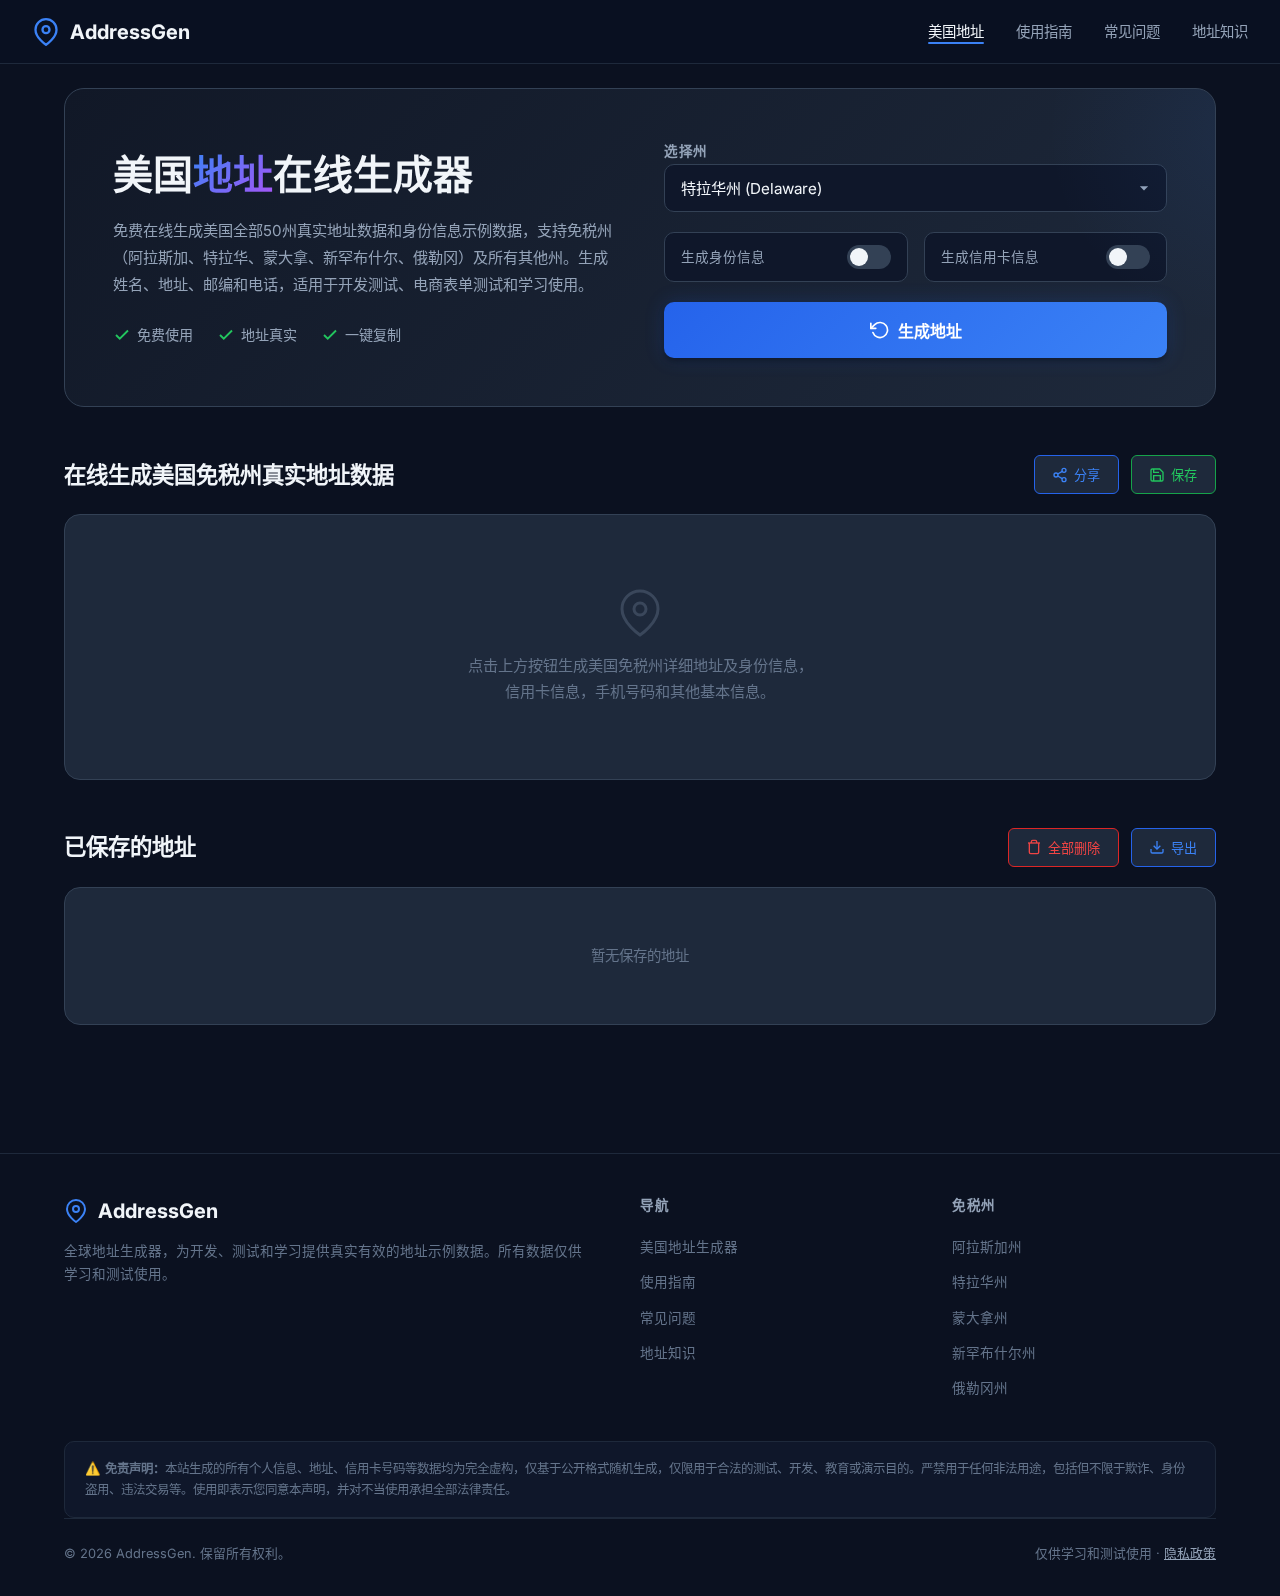
<file: index.html>
<!DOCTYPE html>
<html lang="zh-CN">

<head>
  <!-- Google tag (gtag.js) -->
  <script async src="https://www.googletagmanager.com/gtag/js?id=G-SYT1VJBY0B"></script>
  <script>
    window.dataLayer = window.dataLayer || [];
    function gtag() { dataLayer.push(arguments); }
    gtag('js', new Date());
    gtag('config', 'G-SYT1VJBY0B');
  </script>
  <meta charset="UTF-8">
  <meta name="viewport" content="width=device-width, initial-scale=1.0">
  <title>美国地址生成器｜在线生成真实的美国地址、邮编、电话 - 支持全部50州</title>
  <meta name="description" content="免费在线生成美国全部50州真实地址和身份信息示例数据，支持免税州和所有其他州。随机生成姓名、地址、邮编和电话，适用于开发测试、电商表单测试。">
  <meta name="keywords" content="美国地址生成器,免税州地址,美国地址,随机地址生成,美国邮编,地址生成器在线,50州地址">
  <meta property="og:title" content="美国地址生成器｜在线生成真实的美国地址、邮编、电话 - 支持全部50州">
  <meta property="og:description" content="免费在线生成美国全部50州真实地址和身份信息示例数据">
  <meta property="og:type" content="website">
  <meta property="og:url" content="https://addressgen.site/">
  <meta property="og:site_name" content="AddressGen">
  <link rel="canonical" href="https://addressgen.site/">
  <link rel="stylesheet" href="style.css">
  <script async src="https://pagead2.googlesyndication.com/pagead/js/adsbygoogle.js?client=ca-pub-3973644996789604"
    crossorigin="anonymous"></script>
  <link rel="icon"
    href="data:image/svg+xml,<svg xmlns='http://www.w3.org/2000/svg' viewBox='0 0 100 100'><text y='.9em' font-size='90'>📍</text></svg>">
  <script type="application/ld+json">
  {
    "@context": "https://schema.org",
    "@type": "WebApplication",
    "name": "AddressGen - 美国地址生成器",
    "url": "https://addressgen.site",
    "description": "免费在线生成美国全部50州真实地址和身份信息示例数据，支持免税州和所有其他州。",
    "applicationCategory": "UtilitiesApplication",
    "operatingSystem": "All",
    "offers": {
      "@type": "Offer",
      "price": "0",
      "priceCurrency": "USD"
    },
    "inLanguage": "zh-CN"
  }
  </script>
</head>

<body>

  <!-- Navigation -->
  <nav class="navbar" id="navbar">
    <a href="#" class="nav-brand">
      <svg viewBox="0 0 24 24" fill="none" stroke="currentColor" stroke-width="2" stroke-linecap="round"
        stroke-linejoin="round">
        <path d="M21 10c0 7-9 13-9 13s-9-6-9-13a9 9 0 0 1 18 0z" />
        <circle cx="12" cy="10" r="3" />
      </svg>
      AddressGen
    </a>
    <ul class="nav-links">
      <li><a href="index.html" class="active">美国地址</a></li>
      <li><a href="guide.html">使用指南</a></li>
      <li><a href="faq.html">常见问题</a></li>
      <li><a href="knowledge.html">地址知识</a></li>
    </ul>
  </nav>

  <!-- Main Content -->
  <main class="main-container">

    <!-- Hero Section -->
    <section class="hero animate-in" id="hero">
      <div class="hero-left">
        <h1 class="hero-title">
          美国<span class="highlight">地址</span>在线生成器
        </h1>
        <p class="hero-desc">
          免费在线生成美国全部50州真实地址数据和身份信息示例数据，支持免税州（阿拉斯加、特拉华、蒙大拿、新罕布什尔、俄勒冈）及所有其他州。生成姓名、地址、邮编和电话，适用于开发测试、电商表单测试和学习使用。
        </p>
        <div class="hero-badges">
          <span class="badge">
            <svg viewBox="0 0 24 24" fill="none" stroke="currentColor" stroke-width="2.5">
              <path d="M20 6L9 17l-5-5" />
            </svg>
            免费使用
          </span>
          <span class="badge">
            <svg viewBox="0 0 24 24" fill="none" stroke="currentColor" stroke-width="2.5">
              <path d="M20 6L9 17l-5-5" />
            </svg>
            地址真实
          </span>
          <span class="badge">
            <svg viewBox="0 0 24 24" fill="none" stroke="currentColor" stroke-width="2.5">
              <path d="M20 6L9 17l-5-5" />
            </svg>
            一键复制
          </span>
        </div>
      </div>

      <div class="config-card">
        <div>
          <label class="config-label">选择州</label>
          <select class="state-select" id="stateSelect">
            <optgroup label="⭐ 免税州 (Tax-Free States)">
              <option value="AK">阿拉斯加州 (Alaska)</option>
              <option value="DE" selected>特拉华州 (Delaware)</option>
              <option value="MT">蒙大拿州 (Montana)</option>
              <option value="NH">新罕布什尔州 (New Hampshire)</option>
              <option value="OR">俄勒冈州 (Oregon)</option>
            </optgroup>
            <optgroup label="── 其他州 (Other States) ──">
              <option value="AL">阿拉巴马州 (Alabama)</option>
              <option value="AZ">亚利桑那州 (Arizona)</option>
              <option value="AR">阿肯色州 (Arkansas)</option>
              <option value="CA">加利福尼亚州 (California)</option>
              <option value="CO">科罗拉多州 (Colorado)</option>
              <option value="CT">康涅狄格州 (Connecticut)</option>
              <option value="FL">佛罗里达州 (Florida)</option>
              <option value="GA">乔治亚州 (Georgia)</option>
              <option value="HI">夏威夷州 (Hawaii)</option>
              <option value="ID">爱达荷州 (Idaho)</option>
              <option value="IL">伊利诺伊州 (Illinois)</option>
              <option value="IN">印第安纳州 (Indiana)</option>
              <option value="IA">爱荷华州 (Iowa)</option>
              <option value="KS">堪萨斯州 (Kansas)</option>
              <option value="KY">肯塔基州 (Kentucky)</option>
              <option value="LA">路易斯安那州 (Louisiana)</option>
              <option value="ME">缅因州 (Maine)</option>
              <option value="MD">马里兰州 (Maryland)</option>
              <option value="MA">马萨诸塞州 (Massachusetts)</option>
              <option value="MI">密歇根州 (Michigan)</option>
              <option value="MN">明尼苏达州 (Minnesota)</option>
              <option value="MS">密西西比州 (Mississippi)</option>
              <option value="MO">密苏里州 (Missouri)</option>
              <option value="NE">内布拉斯加州 (Nebraska)</option>
              <option value="NV">内华达州 (Nevada)</option>
              <option value="NJ">新泽西州 (New Jersey)</option>
              <option value="NM">新墨西哥州 (New Mexico)</option>
              <option value="NY">纽约州 (New York)</option>
              <option value="NC">北卡罗来纳州 (North Carolina)</option>
              <option value="ND">北达科他州 (North Dakota)</option>
              <option value="OH">俄亥俄州 (Ohio)</option>
              <option value="OK">俄克拉荷马州 (Oklahoma)</option>
              <option value="PA">宾夕法尼亚州 (Pennsylvania)</option>
              <option value="RI">罗德岛州 (Rhode Island)</option>
              <option value="SC">南卡罗来纳州 (South Carolina)</option>
              <option value="SD">南达科他州 (South Dakota)</option>
              <option value="TN">田纳西州 (Tennessee)</option>
              <option value="TX">德克萨斯州 (Texas)</option>
              <option value="UT">犹他州 (Utah)</option>
              <option value="VT">佛蒙特州 (Vermont)</option>
              <option value="VA">弗吉尼亚州 (Virginia)</option>
              <option value="WA">华盛顿州 (Washington)</option>
              <option value="WV">西弗吉尼亚州 (West Virginia)</option>
              <option value="WI">威斯康星州 (Wisconsin)</option>
              <option value="WY">怀俄明州 (Wyoming)</option>
              <option value="DC">华盛顿特区 (D.C.)</option>
            </optgroup>
          </select>
        </div>

        <div class="toggle-row">
          <label class="toggle-item" for="toggleIdentity">
            <span>生成身份信息</span>
            <div class="toggle-switch">
              <input type="checkbox" id="toggleIdentity">
              <span class="toggle-slider"></span>
            </div>
          </label>
          <label class="toggle-item" for="toggleCreditCard">
            <span>生成信用卡信息</span>
            <div class="toggle-switch">
              <input type="checkbox" id="toggleCreditCard">
              <span class="toggle-slider"></span>
            </div>
          </label>
        </div>

        <button class="btn-generate" id="btnGenerate" type="button">
          <svg viewBox="0 0 24 24" fill="none" stroke="currentColor" stroke-width="2" stroke-linecap="round"
            stroke-linejoin="round">
            <path d="M1 4v6h6" />
            <path d="M3.51 15a9 9 0 1 0 2.13-9.36L1 10" />
          </svg>
          生成地址
        </button>
      </div>
    </section>

    <!-- Result Section -->
    <section class="result-section" id="resultSection">
      <div class="section-header">
        <h2 class="section-title">在线生成美国免税州真实地址数据</h2>
        <div class="section-actions">
          <button class="btn-action share" id="btnShare" type="button">
            <svg viewBox="0 0 24 24" fill="none" stroke="currentColor" stroke-width="2">
              <circle cx="18" cy="5" r="3" />
              <circle cx="6" cy="12" r="3" />
              <circle cx="18" cy="19" r="3" />
              <line x1="8.59" y1="13.51" x2="15.42" y2="17.49" />
              <line x1="15.41" y1="6.51" x2="8.59" y2="10.49" />
            </svg>
            分享
          </button>
          <button class="btn-action save" id="btnSave" type="button">
            <svg viewBox="0 0 24 24" fill="none" stroke="currentColor" stroke-width="2">
              <path d="M19 21H5a2 2 0 0 1-2-2V5a2 2 0 0 1 2-2h11l5 5v11a2 2 0 0 1-2 2z" />
              <polyline points="17 21 17 13 7 13 7 21" />
              <polyline points="7 3 7 8 15 8" />
            </svg>
            保存
          </button>
        </div>
      </div>

      <div class="result-card" id="resultCard">
        <div class="result-empty" id="resultEmpty">
          <svg viewBox="0 0 24 24" fill="none" stroke="currentColor" stroke-width="1.5">
            <path d="M21 10c0 7-9 13-9 13s-9-6-9-13a9 9 0 0 1 18 0z" />
            <circle cx="12" cy="10" r="3" />
          </svg>
          <p>点击上方按钮生成美国免税州详细地址及身份信息，<br>信用卡信息，手机号码和其他基本信息。</p>
        </div>
        <div class="result-grid" id="resultGrid" style="display:none;"></div>
      </div>
    </section>

    <!-- Saved Addresses -->
    <section class="saved-section" id="savedSection">
      <div class="section-header">
        <h2 class="section-title">已保存的地址</h2>
        <div class="section-actions">
          <button class="btn-action delete" id="btnClearAll" type="button">
            <svg viewBox="0 0 24 24" fill="none" stroke="currentColor" stroke-width="2">
              <polyline points="3 6 5 6 21 6" />
              <path d="M19 6v14a2 2 0 0 1-2 2H7a2 2 0 0 1-2-2V6m3 0V4a2 2 0 0 1 2-2h4a2 2 0 0 1 2 2v2" />
            </svg>
            全部删除
          </button>
          <button class="btn-action export" id="btnExport" type="button">
            <svg viewBox="0 0 24 24" fill="none" stroke="currentColor" stroke-width="2">
              <path d="M21 15v4a2 2 0 0 1-2 2H5a2 2 0 0 1-2-2v-4" />
              <polyline points="7 10 12 15 17 10" />
              <line x1="12" y1="15" x2="12" y2="3" />
            </svg>
            导出
          </button>
        </div>
      </div>
      <div class="saved-card" id="savedCard">
        <div class="saved-empty" id="savedEmpty">暂无保存的地址</div>
        <div class="saved-list" id="savedList"></div>
      </div>
    </section>

  </main>

  <!-- Footer -->
  <footer class="footer">
    <div class="footer-content">
      <div class="footer-grid">
        <div class="footer-brand">
          <a href="#" class="nav-brand" style="margin-bottom:.5rem">
            <svg viewBox="0 0 24 24" fill="none" stroke="currentColor" stroke-width="2" stroke-linecap="round"
              stroke-linejoin="round" style="width:24px;height:24px;color:var(--blue-500)">
              <path d="M21 10c0 7-9 13-9 13s-9-6-9-13a9 9 0 0 1 18 0z" />
              <circle cx="12" cy="10" r="3" />
            </svg>
            AddressGen
          </a>
          <p>全球地址生成器，为开发、测试和学习提供真实有效的地址示例数据。所有数据仅供学习和测试使用。</p>
        </div>
        <div>
          <h4 class="footer-title">导航</h4>
          <ul class="footer-links">
            <li><a href="index.html">美国地址生成器</a></li>
            <li><a href="guide.html">使用指南</a></li>
            <li><a href="faq.html">常见问题</a></li>
            <li><a href="knowledge.html">地址知识</a></li>
          </ul>
        </div>
        <div>
          <h4 class="footer-title">免税州</h4>
          <ul class="footer-links">
            <li><a href="#" onclick="selectState('AK')">阿拉斯加州</a></li>
            <li><a href="#" onclick="selectState('DE')">特拉华州</a></li>
            <li><a href="#" onclick="selectState('MT')">蒙大拿州</a></li>
            <li><a href="#" onclick="selectState('NH')">新罕布什尔州</a></li>
            <li><a href="#" onclick="selectState('OR')">俄勒冈州</a></li>
          </ul>
        </div>
      </div>

      <div class="footer-disclaimer">
        <p>⚠️
          <strong>免责声明：</strong>本站生成的所有个人信息、地址、信用卡号码等数据均为完全虚构，仅基于公开格式随机生成，仅限用于合法的测试、开发、教育或演示目的。严禁用于任何非法用途，包括但不限于欺诈、身份盗用、违法交易等。使用即表示您同意本声明，并对不当使用承担全部法律责任。
        </p>
      </div>

      <div class="footer-bottom">
        <p>© 2026 AddressGen. 保留所有权利。</p>
        <p>仅供学习和测试使用 · <a href="privacy.html" style="color:var(--text-secondary);text-decoration:underline;">隐私政策</a>
        </p>
      </div>
    </div>
  </footer>

  <!-- Toast -->
  <div class="toast" id="toast"></div>

  <script src="states-data.js"></script>
  <script src="states-data-2.js"></script>
  <script src="real-streets.js"></script>
  <script src="app.js"></script>
</body>

</html>
</file>
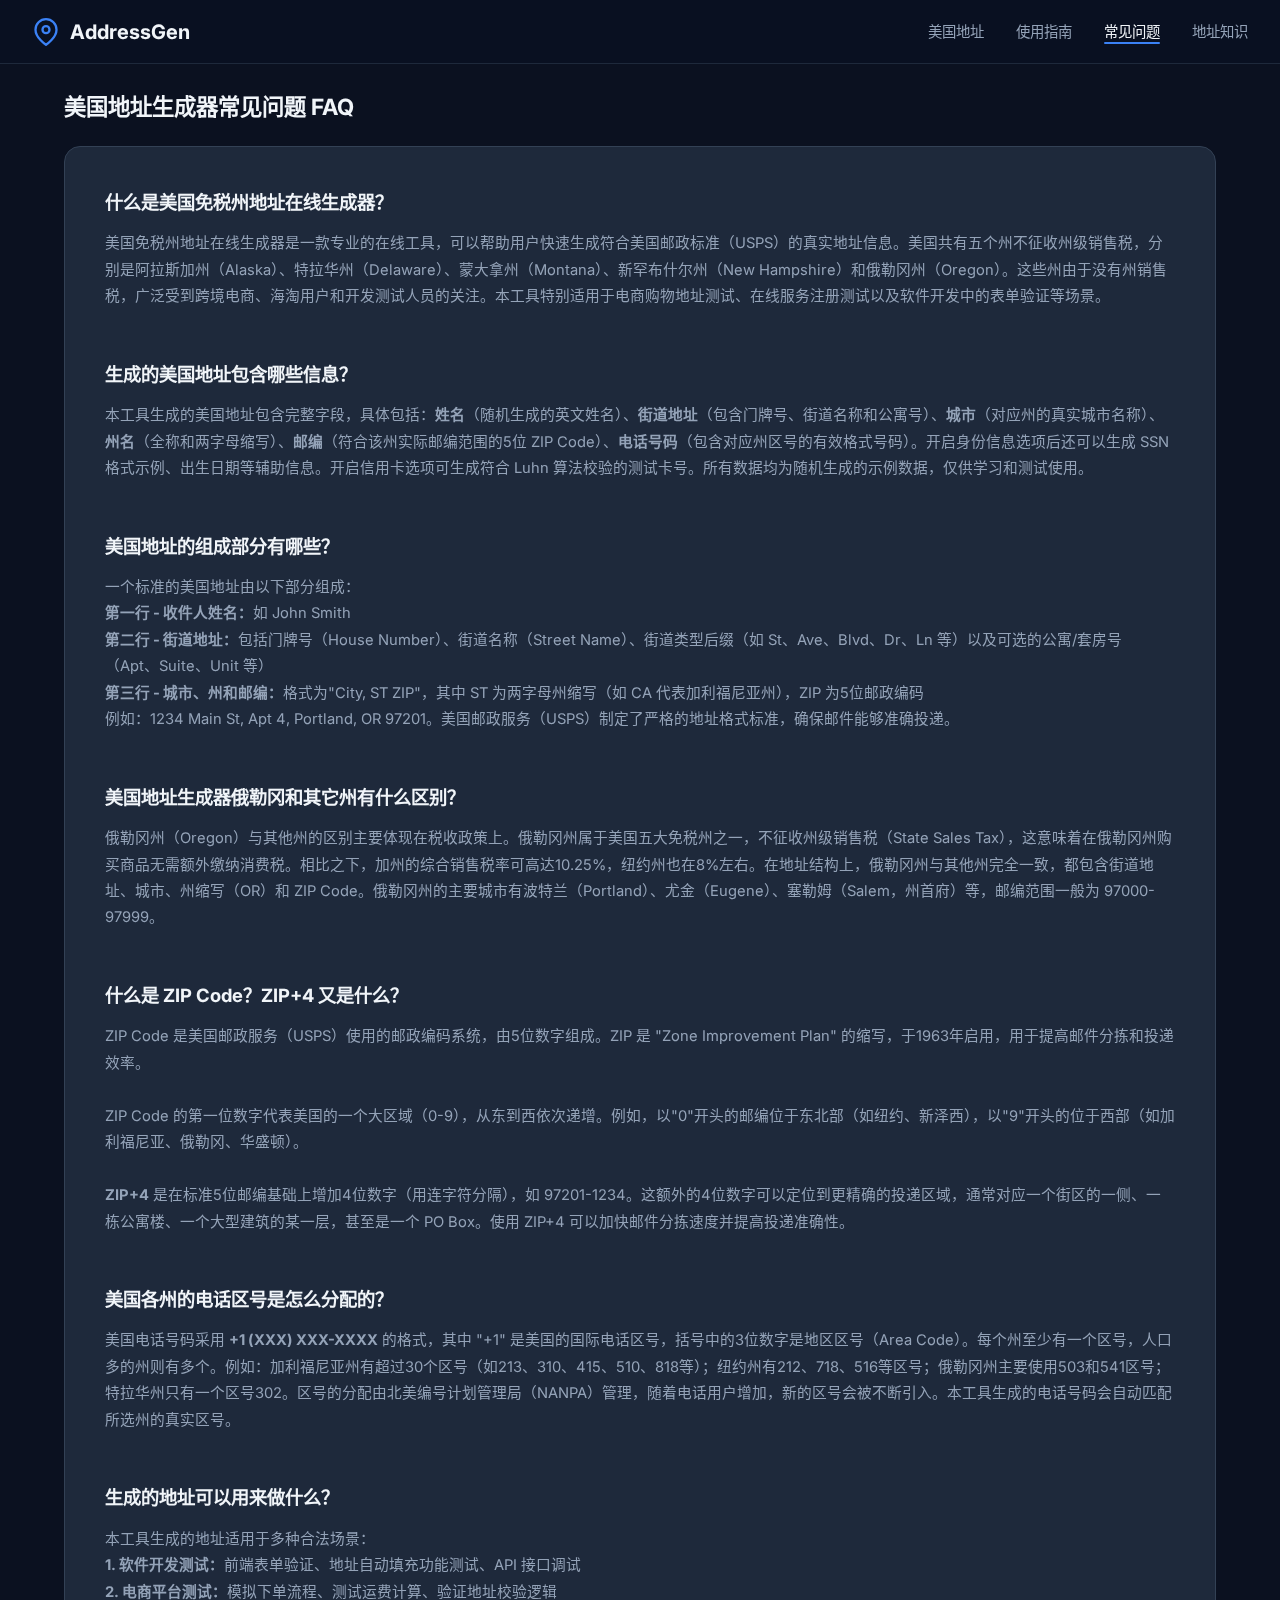
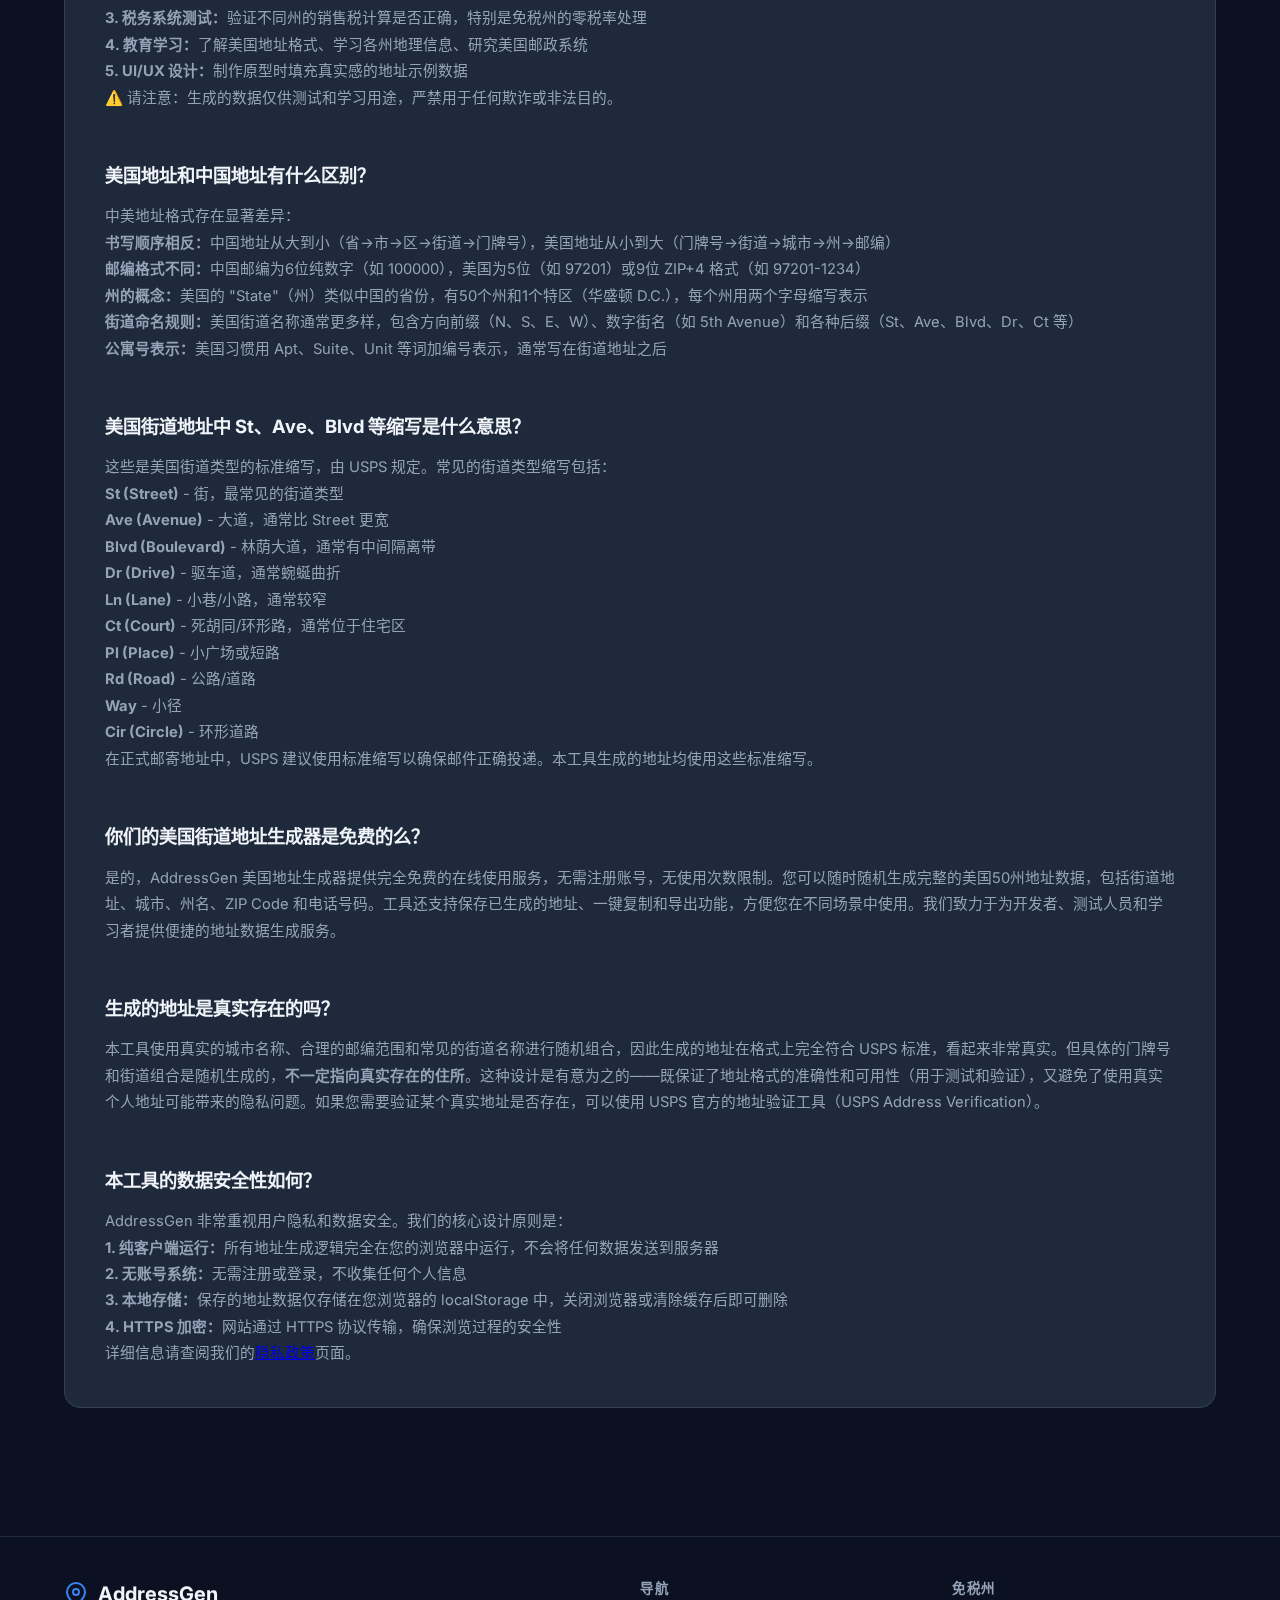
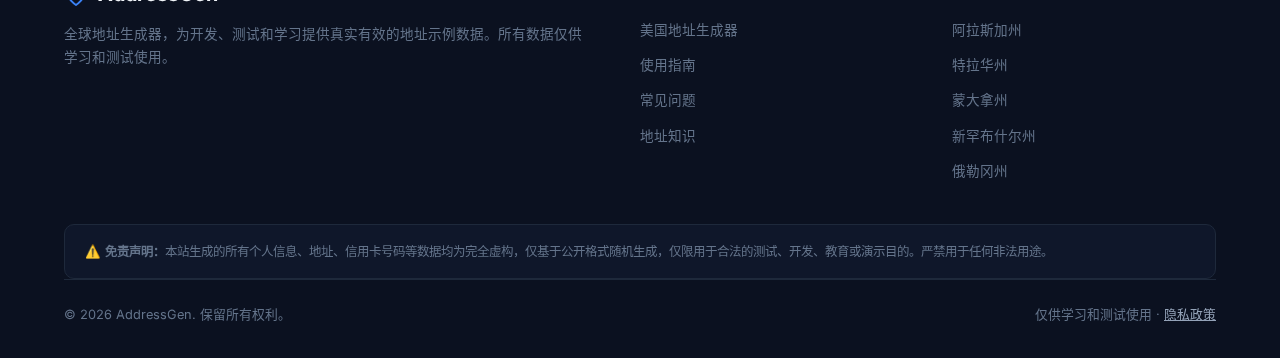
<file: faq.html>
<!DOCTYPE html>
<html lang="zh-CN">

<head>
    <!-- Google tag (gtag.js) -->
    <script async src="https://www.googletagmanager.com/gtag/js?id=G-SYT1VJBY0B"></script>
    <script>
        window.dataLayer = window.dataLayer || [];
        function gtag() { dataLayer.push(arguments); }
        gtag('js', new Date());
        gtag('config', 'G-SYT1VJBY0B');
    </script>
    <meta charset="UTF-8">
    <meta name="viewport" content="width=device-width, initial-scale=1.0">
    <title>常见问题 FAQ - AddressGen 美国地址生成器</title>
    <meta name="description" content="美国地址生成器常见问题解答：地址格式、ZIP Code、免税州区别、街道缩写含义等详细说明。">
    <meta name="keywords" content="美国地址FAQ,ZIP Code是什么,美国免税州,美国地址格式,街道缩写">
    <meta property="og:title" content="常见问题 FAQ - AddressGen 美国地址生成器">
    <meta property="og:description" content="美国地址生成器常见问题解答">
    <meta property="og:type" content="website">
    <meta property="og:url" content="https://addressgen.site/faq.html">
    <link rel="canonical" href="https://addressgen.site/faq.html">
    <link rel="stylesheet" href="style.css">
    <script async src="https://pagead2.googlesyndication.com/pagead/js/adsbygoogle.js?client=ca-pub-3973644996789604"
        crossorigin="anonymous"></script>
    <link rel="icon"
        href="data:image/svg+xml,<svg xmlns='http://www.w3.org/2000/svg' viewBox='0 0 100 100'><text y='.9em' font-size='90'>📍</text></svg>">
</head>

<body>

    <nav class="navbar" id="navbar">
        <a href="index.html" class="nav-brand">
            <svg viewBox="0 0 24 24" fill="none" stroke="currentColor" stroke-width="2" stroke-linecap="round"
                stroke-linejoin="round">
                <path d="M21 10c0 7-9 13-9 13s-9-6-9-13a9 9 0 0 1 18 0z" />
                <circle cx="12" cy="10" r="3" />
            </svg>
            AddressGen
        </a>
        <ul class="nav-links">
            <li><a href="index.html">美国地址</a></li>
            <li><a href="guide.html">使用指南</a></li>
            <li><a href="faq.html" class="active">常见问题</a></li>
            <li><a href="knowledge.html">地址知识</a></li>
        </ul>
    </nav>

    <main class="main-container">

        <section class="faq-section" id="faq">
            <div class="section-header">
                <h1 class="section-title">美国地址生成器常见问题 FAQ</h1>
            </div>
            <div class="faq-card">

                <div class="faq-item">
                    <h3 class="faq-question">什么是美国免税州地址在线生成器？</h3>
                    <p class="faq-answer">
                        美国免税州地址在线生成器是一款专业的在线工具，可以帮助用户快速生成符合美国邮政标准（USPS）的真实地址信息。美国共有五个州不征收州级销售税，分别是阿拉斯加州（Alaska）、特拉华州（Delaware）、蒙大拿州（Montana）、新罕布什尔州（New
                        Hampshire）和俄勒冈州（Oregon）。这些州由于没有州销售税，广泛受到跨境电商、海淘用户和开发测试人员的关注。本工具特别适用于电商购物地址测试、在线服务注册测试以及软件开发中的表单验证等场景。
                    </p>
                </div>

                <div class="faq-item">
                    <h3 class="faq-question">生成的美国地址包含哪些信息？</h3>
                    <p class="faq-answer">
                        本工具生成的美国地址包含完整字段，具体包括：<strong>姓名</strong>（随机生成的英文姓名）、<strong>街道地址</strong>（包含门牌号、街道名称和公寓号）、<strong>城市</strong>（对应州的真实城市名称）、<strong>州名</strong>（全称和两字母缩写）、<strong>邮编</strong>（符合该州实际邮编范围的5位
                        ZIP Code）、<strong>电话号码</strong>（包含对应州区号的有效格式号码）。开启身份信息选项后还可以生成 SSN 格式示例、出生日期等辅助信息。开启信用卡选项可生成符合
                        Luhn 算法校验的测试卡号。所有数据均为随机生成的示例数据，仅供学习和测试使用。</p>
                </div>

                <div class="faq-item">
                    <h3 class="faq-question">美国地址的组成部分有哪些？</h3>
                    <p class="faq-answer">一个标准的美国地址由以下部分组成：<br>
                        <strong>第一行 - 收件人姓名：</strong>如 John Smith<br>
                        <strong>第二行 - 街道地址：</strong>包括门牌号（House Number）、街道名称（Street Name）、街道类型后缀（如 St、Ave、Blvd、Dr、Ln
                        等）以及可选的公寓/套房号（Apt、Suite、Unit 等）<br>
                        <strong>第三行 - 城市、州和邮编：</strong>格式为"City, ST ZIP"，其中 ST 为两字母州缩写（如 CA 代表加利福尼亚州），ZIP 为5位邮政编码<br>
                        例如：1234 Main St, Apt 4, Portland, OR 97201。美国邮政服务（USPS）制定了严格的地址格式标准，确保邮件能够准确投递。
                    </p>
                </div>

                <div class="faq-item">
                    <h3 class="faq-question">美国地址生成器俄勒冈和其它州有什么区别？</h3>
                    <p class="faq-answer">俄勒冈州（Oregon）与其他州的区别主要体现在税收政策上。俄勒冈州属于美国五大免税州之一，不征收州级销售税（State Sales
                        Tax），这意味着在俄勒冈州购买商品无需额外缴纳消费税。相比之下，加州的综合销售税率可高达10.25%，纽约州也在8%左右。在地址结构上，俄勒冈州与其他州完全一致，都包含街道地址、城市、州缩写（OR）和
                        ZIP Code。俄勒冈州的主要城市有波特兰（Portland）、尤金（Eugene）、塞勒姆（Salem，州首府）等，邮编范围一般为 97000-97999。</p>
                </div>

                <div class="faq-item">
                    <h3 class="faq-question">什么是 ZIP Code？ZIP+4 又是什么？</h3>
                    <p class="faq-answer">ZIP Code 是美国邮政服务（USPS）使用的邮政编码系统，由5位数字组成。ZIP 是 "Zone Improvement Plan"
                        的缩写，于1963年启用，用于提高邮件分拣和投递效率。<br><br>
                        ZIP Code
                        的第一位数字代表美国的一个大区域（0-9），从东到西依次递增。例如，以"0"开头的邮编位于东北部（如纽约、新泽西），以"9"开头的位于西部（如加利福尼亚、俄勒冈、华盛顿）。<br><br>
                        <strong>ZIP+4</strong> 是在标准5位邮编基础上增加4位数字（用连字符分隔），如
                        97201-1234。这额外的4位数字可以定位到更精确的投递区域，通常对应一个街区的一侧、一栋公寓楼、一个大型建筑的某一层，甚至是一个 PO Box。使用 ZIP+4
                        可以加快邮件分拣速度并提高投递准确性。
                    </p>
                </div>

                <div class="faq-item">
                    <h3 class="faq-question">美国各州的电话区号是怎么分配的？</h3>
                    <p class="faq-answer">美国电话号码采用 <strong>+1 (XXX) XXX-XXXX</strong> 的格式，其中 "+1"
                        是美国的国际电话区号，括号中的3位数字是地区区号（Area
                        Code）。每个州至少有一个区号，人口多的州则有多个。例如：加利福尼亚州有超过30个区号（如213、310、415、510、818等）；纽约州有212、718、516等区号；俄勒冈州主要使用503和541区号；特拉华州只有一个区号302。区号的分配由北美编号计划管理局（NANPA）管理，随着电话用户增加，新的区号会被不断引入。本工具生成的电话号码会自动匹配所选州的真实区号。
                    </p>
                </div>

                <div class="faq-item">
                    <h3 class="faq-question">生成的地址可以用来做什么？</h3>
                    <p class="faq-answer">本工具生成的地址适用于多种合法场景：<br>
                        <strong>1. 软件开发测试：</strong>前端表单验证、地址自动填充功能测试、API 接口调试<br>
                        <strong>2. 电商平台测试：</strong>模拟下单流程、测试运费计算、验证地址校验逻辑<br>
                        <strong>3. 税务系统测试：</strong>验证不同州的销售税计算是否正确，特别是免税州的零税率处理<br>
                        <strong>4. 教育学习：</strong>了解美国地址格式、学习各州地理信息、研究美国邮政系统<br>
                        <strong>5. UI/UX 设计：</strong>制作原型时填充真实感的地址示例数据<br>
                        ⚠️ 请注意：生成的数据仅供测试和学习用途，严禁用于任何欺诈或非法目的。
                    </p>
                </div>

                <div class="faq-item">
                    <h3 class="faq-question">美国地址和中国地址有什么区别？</h3>
                    <p class="faq-answer">中美地址格式存在显著差异：<br>
                        <strong>书写顺序相反：</strong>中国地址从大到小（省→市→区→街道→门牌号），美国地址从小到大（门牌号→街道→城市→州→邮编）<br>
                        <strong>邮编格式不同：</strong>中国邮编为6位纯数字（如 100000），美国为5位（如 97201）或9位 ZIP+4 格式（如 97201-1234）<br>
                        <strong>州的概念：</strong>美国的 "State"（州）类似中国的省份，有50个州和1个特区（华盛顿 D.C.），每个州用两个字母缩写表示<br>
                        <strong>街道命名规则：</strong>美国街道名称通常更多样，包含方向前缀（N、S、E、W）、数字街名（如 5th Avenue）和各种后缀（St、Ave、Blvd、Dr、Ct
                        等）<br>
                        <strong>公寓号表示：</strong>美国习惯用 Apt、Suite、Unit 等词加编号表示，通常写在街道地址之后
                    </p>
                </div>

                <div class="faq-item">
                    <h3 class="faq-question">美国街道地址中 St、Ave、Blvd 等缩写是什么意思？</h3>
                    <p class="faq-answer">这些是美国街道类型的标准缩写，由 USPS 规定。常见的街道类型缩写包括：<br>
                        <strong>St (Street)</strong> - 街，最常见的街道类型<br>
                        <strong>Ave (Avenue)</strong> - 大道，通常比 Street 更宽<br>
                        <strong>Blvd (Boulevard)</strong> - 林荫大道，通常有中间隔离带<br>
                        <strong>Dr (Drive)</strong> - 驱车道，通常蜿蜒曲折<br>
                        <strong>Ln (Lane)</strong> - 小巷/小路，通常较窄<br>
                        <strong>Ct (Court)</strong> - 死胡同/环形路，通常位于住宅区<br>
                        <strong>Pl (Place)</strong> - 小广场或短路<br>
                        <strong>Rd (Road)</strong> - 公路/道路<br>
                        <strong>Way</strong> - 小径<br>
                        <strong>Cir (Circle)</strong> - 环形道路<br>
                        在正式邮寄地址中，USPS 建议使用标准缩写以确保邮件正确投递。本工具生成的地址均使用这些标准缩写。
                    </p>
                </div>

                <div class="faq-item">
                    <h3 class="faq-question">你们的美国街道地址生成器是免费的么？</h3>
                    <p class="faq-answer">是的，AddressGen
                        美国地址生成器提供完全免费的在线使用服务，无需注册账号，无使用次数限制。您可以随时随机生成完整的美国50州地址数据，包括街道地址、城市、州名、ZIP Code
                        和电话号码。工具还支持保存已生成的地址、一键复制和导出功能，方便您在不同场景中使用。我们致力于为开发者、测试人员和学习者提供便捷的地址数据生成服务。</p>
                </div>

                <div class="faq-item">
                    <h3 class="faq-question">生成的地址是真实存在的吗？</h3>
                    <p class="faq-answer">本工具使用真实的城市名称、合理的邮编范围和常见的街道名称进行随机组合，因此生成的地址在格式上完全符合 USPS
                        标准，看起来非常真实。但具体的门牌号和街道组合是随机生成的，<strong>不一定指向真实存在的住所</strong>。这种设计是有意为之的——既保证了地址格式的准确性和可用性（用于测试和验证），又避免了使用真实个人地址可能带来的隐私问题。如果您需要验证某个真实地址是否存在，可以使用
                        USPS 官方的地址验证工具（USPS Address Verification）。</p>
                </div>

                <div class="faq-item">
                    <h3 class="faq-question">本工具的数据安全性如何？</h3>
                    <p class="faq-answer">AddressGen 非常重视用户隐私和数据安全。我们的核心设计原则是：<br>
                        <strong>1. 纯客户端运行：</strong>所有地址生成逻辑完全在您的浏览器中运行，不会将任何数据发送到服务器<br>
                        <strong>2. 无账号系统：</strong>无需注册或登录，不收集任何个人信息<br>
                        <strong>3. 本地存储：</strong>保存的地址数据仅存储在您浏览器的 localStorage 中，关闭浏览器或清除缓存后即可删除<br>
                        <strong>4. HTTPS 加密：</strong>网站通过 HTTPS 协议传输，确保浏览过程的安全性<br>
                        详细信息请查阅我们的<a href="privacy.html">隐私政策</a>页面。
                    </p>
                </div>

            </div>
        </section>

    </main>

    <footer class="footer">
        <div class="footer-content">
            <div class="footer-grid">
                <div class="footer-brand">
                    <a href="index.html" class="nav-brand" style="margin-bottom:.5rem">
                        <svg viewBox="0 0 24 24" fill="none" stroke="currentColor" stroke-width="2"
                            stroke-linecap="round" stroke-linejoin="round"
                            style="width:24px;height:24px;color:var(--blue-500)">
                            <path d="M21 10c0 7-9 13-9 13s-9-6-9-13a9 9 0 0 1 18 0z" />
                            <circle cx="12" cy="10" r="3" />
                        </svg>
                        AddressGen
                    </a>
                    <p>全球地址生成器，为开发、测试和学习提供真实有效的地址示例数据。所有数据仅供学习和测试使用。</p>
                </div>
                <div>
                    <h4 class="footer-title">导航</h4>
                    <ul class="footer-links">
                        <li><a href="index.html">美国地址生成器</a></li>
                        <li><a href="guide.html">使用指南</a></li>
                        <li><a href="faq.html">常见问题</a></li>
                        <li><a href="knowledge.html">地址知识</a></li>
                    </ul>
                </div>
                <div>
                    <h4 class="footer-title">免税州</h4>
                    <ul class="footer-links">
                        <li><a href="index.html">阿拉斯加州</a></li>
                        <li><a href="index.html">特拉华州</a></li>
                        <li><a href="index.html">蒙大拿州</a></li>
                        <li><a href="index.html">新罕布什尔州</a></li>
                        <li><a href="index.html">俄勒冈州</a></li>
                    </ul>
                </div>
            </div>
            <div class="footer-disclaimer">
                <p>⚠️ <strong>免责声明：</strong>本站生成的所有个人信息、地址、信用卡号码等数据均为完全虚构，仅基于公开格式随机生成，仅限用于合法的测试、开发、教育或演示目的。严禁用于任何非法用途。
                </p>
            </div>
            <div class="footer-bottom">
                <p>© 2026 AddressGen. 保留所有权利。</p>
                <p>仅供学习和测试使用 · <a href="privacy.html"
                        style="color:var(--text-secondary);text-decoration:underline;">隐私政策</a></p>
            </div>
        </div>
    </footer>

</body>

</html>
</file>
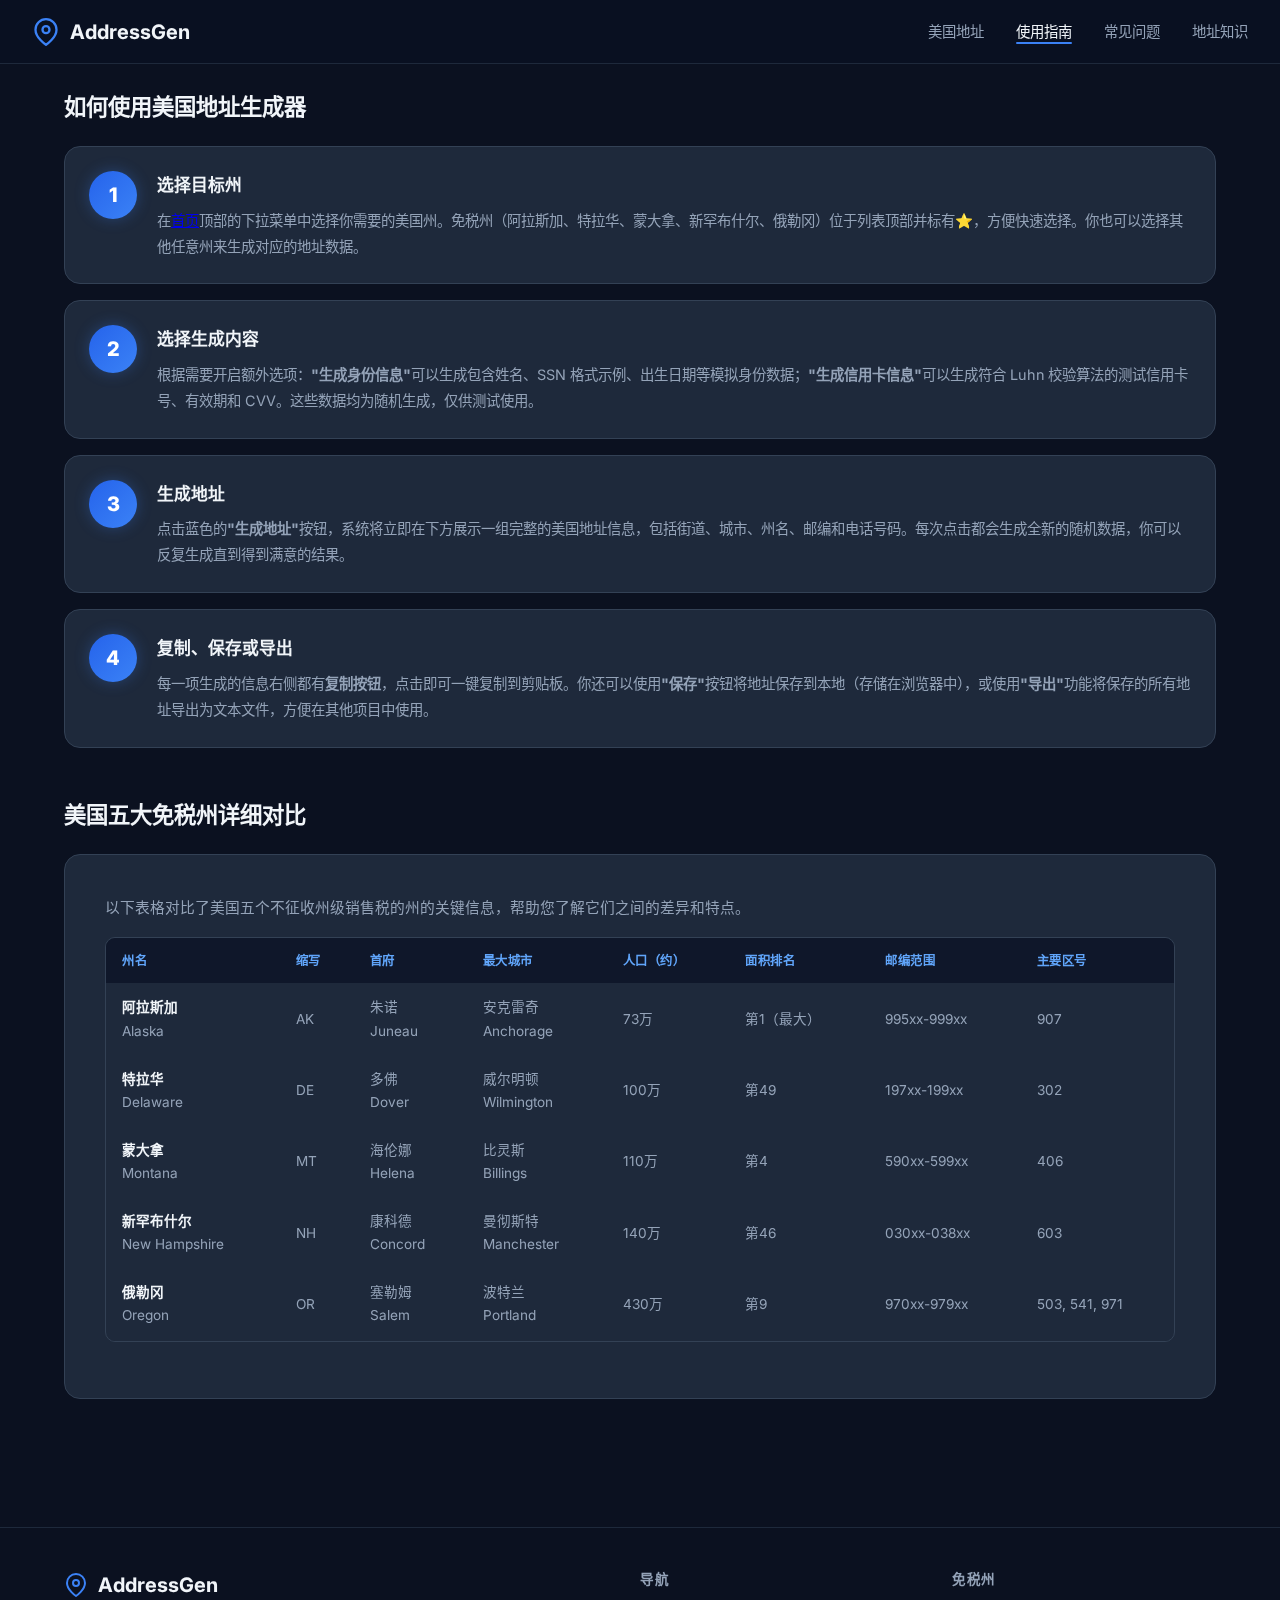
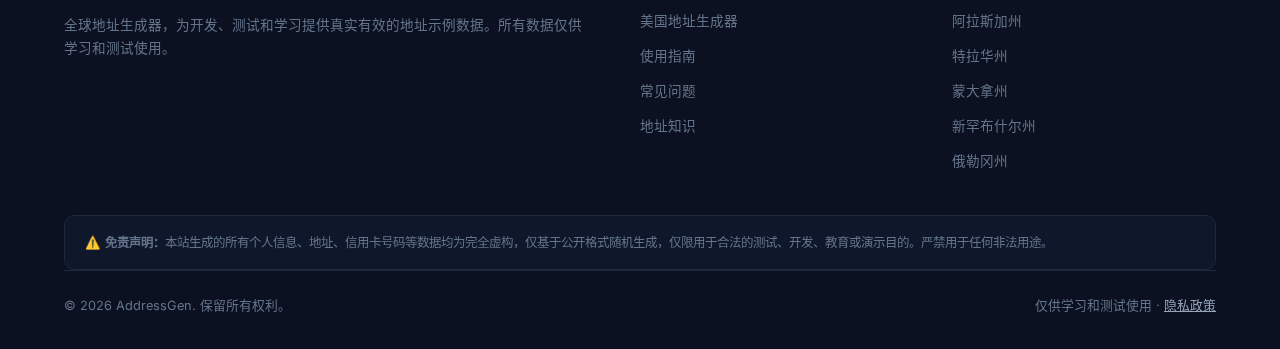
<file: guide.html>
<!DOCTYPE html>
<html lang="zh-CN">

<head>
    <!-- Google tag (gtag.js) -->
    <script async src="https://www.googletagmanager.com/gtag/js?id=G-SYT1VJBY0B"></script>
    <script>
        window.dataLayer = window.dataLayer || [];
        function gtag() { dataLayer.push(arguments); }
        gtag('js', new Date());
        gtag('config', 'G-SYT1VJBY0B');
    </script>
    <meta charset="UTF-8">
    <meta name="viewport" content="width=device-width, initial-scale=1.0">
    <title>使用指南 - AddressGen 美国地址生成器</title>
    <meta name="description" content="AddressGen 美国地址生成器使用指南：4步教你快速生成美国50州地址，包含免税州对比表格和详细操作说明。">
    <meta name="keywords" content="美国地址生成器使用指南,美国免税州对比,地址生成教程">
    <meta property="og:title" content="使用指南 - AddressGen 美国地址生成器">
    <meta property="og:description" content="4步教你快速生成美国50州地址">
    <meta property="og:type" content="website">
    <meta property="og:url" content="https://addressgen.site/guide.html">
    <link rel="canonical" href="https://addressgen.site/guide.html">
    <link rel="stylesheet" href="style.css">
    <script async src="https://pagead2.googlesyndication.com/pagead/js/adsbygoogle.js?client=ca-pub-3973644996789604"
        crossorigin="anonymous"></script>
    <link rel="icon"
        href="data:image/svg+xml,<svg xmlns='http://www.w3.org/2000/svg' viewBox='0 0 100 100'><text y='.9em' font-size='90'>📍</text></svg>">
</head>

<body>

    <nav class="navbar" id="navbar">
        <a href="index.html" class="nav-brand">
            <svg viewBox="0 0 24 24" fill="none" stroke="currentColor" stroke-width="2" stroke-linecap="round"
                stroke-linejoin="round">
                <path d="M21 10c0 7-9 13-9 13s-9-6-9-13a9 9 0 0 1 18 0z" />
                <circle cx="12" cy="10" r="3" />
            </svg>
            AddressGen
        </a>
        <ul class="nav-links">
            <li><a href="index.html">美国地址</a></li>
            <li><a href="guide.html" class="active">使用指南</a></li>
            <li><a href="faq.html">常见问题</a></li>
            <li><a href="knowledge.html">地址知识</a></li>
        </ul>
    </nav>

    <main class="main-container">

        <!-- How to Use Guide -->
        <section class="guide-section" id="guide">
            <div class="section-header">
                <h1 class="section-title">如何使用美国地址生成器</h1>
            </div>
            <div class="guide-steps">
                <div class="guide-step">
                    <div class="step-number">1</div>
                    <div class="step-content">
                        <h3>选择目标州</h3>
                        <p>在<a
                                href="index.html">首页</a>顶部的下拉菜单中选择你需要的美国州。免税州（阿拉斯加、特拉华、蒙大拿、新罕布什尔、俄勒冈）位于列表顶部并标有⭐，方便快速选择。你也可以选择其他任意州来生成对应的地址数据。
                        </p>
                    </div>
                </div>
                <div class="guide-step">
                    <div class="step-number">2</div>
                    <div class="step-content">
                        <h3>选择生成内容</h3>
                        <p>根据需要开启额外选项：<strong>"生成身份信息"</strong>可以生成包含姓名、SSN
                            格式示例、出生日期等模拟身份数据；<strong>"生成信用卡信息"</strong>可以生成符合 Luhn 校验算法的测试信用卡号、有效期和
                            CVV。这些数据均为随机生成，仅供测试使用。</p>
                    </div>
                </div>
                <div class="guide-step">
                    <div class="step-number">3</div>
                    <div class="step-content">
                        <h3>生成地址</h3>
                        <p>点击蓝色的<strong>"生成地址"</strong>按钮，系统将立即在下方展示一组完整的美国地址信息，包括街道、城市、州名、邮编和电话号码。每次点击都会生成全新的随机数据，你可以反复生成直到得到满意的结果。
                        </p>
                    </div>
                </div>
                <div class="guide-step">
                    <div class="step-number">4</div>
                    <div class="step-content">
                        <h3>复制、保存或导出</h3>
                        <p>每一项生成的信息右侧都有<strong>复制按钮</strong>，点击即可一键复制到剪贴板。你还可以使用<strong>"保存"</strong>按钮将地址保存到本地（存储在浏览器中），或使用<strong>"导出"</strong>功能将保存的所有地址导出为文本文件，方便在其他项目中使用。
                        </p>
                    </div>
                </div>
            </div>
        </section>

        <!-- Tax-Free State Comparison -->
        <section class="compare-section" id="compare">
            <div class="section-header">
                <h2 class="section-title">美国五大免税州详细对比</h2>
            </div>
            <div class="info-card">
                <p>以下表格对比了美国五个不征收州级销售税的州的关键信息，帮助您了解它们之间的差异和特点。</p>
                <div class="table-wrapper">
                    <table class="compare-table">
                        <thead>
                            <tr>
                                <th>州名</th>
                                <th>缩写</th>
                                <th>首府</th>
                                <th>最大城市</th>
                                <th>人口（约）</th>
                                <th>面积排名</th>
                                <th>邮编范围</th>
                                <th>主要区号</th>
                            </tr>
                        </thead>
                        <tbody>
                            <tr>
                                <td><strong>阿拉斯加</strong><br>Alaska</td>
                                <td>AK</td>
                                <td>朱诺<br>Juneau</td>
                                <td>安克雷奇<br>Anchorage</td>
                                <td>73万</td>
                                <td>第1（最大）</td>
                                <td>995xx-999xx</td>
                                <td>907</td>
                            </tr>
                            <tr>
                                <td><strong>特拉华</strong><br>Delaware</td>
                                <td>DE</td>
                                <td>多佛<br>Dover</td>
                                <td>威尔明顿<br>Wilmington</td>
                                <td>100万</td>
                                <td>第49</td>
                                <td>197xx-199xx</td>
                                <td>302</td>
                            </tr>
                            <tr>
                                <td><strong>蒙大拿</strong><br>Montana</td>
                                <td>MT</td>
                                <td>海伦娜<br>Helena</td>
                                <td>比灵斯<br>Billings</td>
                                <td>110万</td>
                                <td>第4</td>
                                <td>590xx-599xx</td>
                                <td>406</td>
                            </tr>
                            <tr>
                                <td><strong>新罕布什尔</strong><br>New Hampshire</td>
                                <td>NH</td>
                                <td>康科德<br>Concord</td>
                                <td>曼彻斯特<br>Manchester</td>
                                <td>140万</td>
                                <td>第46</td>
                                <td>030xx-038xx</td>
                                <td>603</td>
                            </tr>
                            <tr>
                                <td><strong>俄勒冈</strong><br>Oregon</td>
                                <td>OR</td>
                                <td>塞勒姆<br>Salem</td>
                                <td>波特兰<br>Portland</td>
                                <td>430万</td>
                                <td>第9</td>
                                <td>970xx-979xx</td>
                                <td>503, 541, 971</td>
                            </tr>
                        </tbody>
                    </table>
                </div>
            </div>
        </section>

    </main>

    <footer class="footer">
        <div class="footer-content">
            <div class="footer-grid">
                <div class="footer-brand">
                    <a href="index.html" class="nav-brand" style="margin-bottom:.5rem">
                        <svg viewBox="0 0 24 24" fill="none" stroke="currentColor" stroke-width="2"
                            stroke-linecap="round" stroke-linejoin="round"
                            style="width:24px;height:24px;color:var(--blue-500)">
                            <path d="M21 10c0 7-9 13-9 13s-9-6-9-13a9 9 0 0 1 18 0z" />
                            <circle cx="12" cy="10" r="3" />
                        </svg>
                        AddressGen
                    </a>
                    <p>全球地址生成器，为开发、测试和学习提供真实有效的地址示例数据。所有数据仅供学习和测试使用。</p>
                </div>
                <div>
                    <h4 class="footer-title">导航</h4>
                    <ul class="footer-links">
                        <li><a href="index.html">美国地址生成器</a></li>
                        <li><a href="guide.html">使用指南</a></li>
                        <li><a href="faq.html">常见问题</a></li>
                        <li><a href="knowledge.html">地址知识</a></li>
                    </ul>
                </div>
                <div>
                    <h4 class="footer-title">免税州</h4>
                    <ul class="footer-links">
                        <li><a href="index.html">阿拉斯加州</a></li>
                        <li><a href="index.html">特拉华州</a></li>
                        <li><a href="index.html">蒙大拿州</a></li>
                        <li><a href="index.html">新罕布什尔州</a></li>
                        <li><a href="index.html">俄勒冈州</a></li>
                    </ul>
                </div>
            </div>
            <div class="footer-disclaimer">
                <p>⚠️ <strong>免责声明：</strong>本站生成的所有个人信息、地址、信用卡号码等数据均为完全虚构，仅基于公开格式随机生成，仅限用于合法的测试、开发、教育或演示目的。严禁用于任何非法用途。
                </p>
            </div>
            <div class="footer-bottom">
                <p>© 2026 AddressGen. 保留所有权利。</p>
                <p>仅供学习和测试使用 · <a href="privacy.html"
                        style="color:var(--text-secondary);text-decoration:underline;">隐私政策</a></p>
            </div>
        </div>
    </footer>

</body>

</html>
</file>
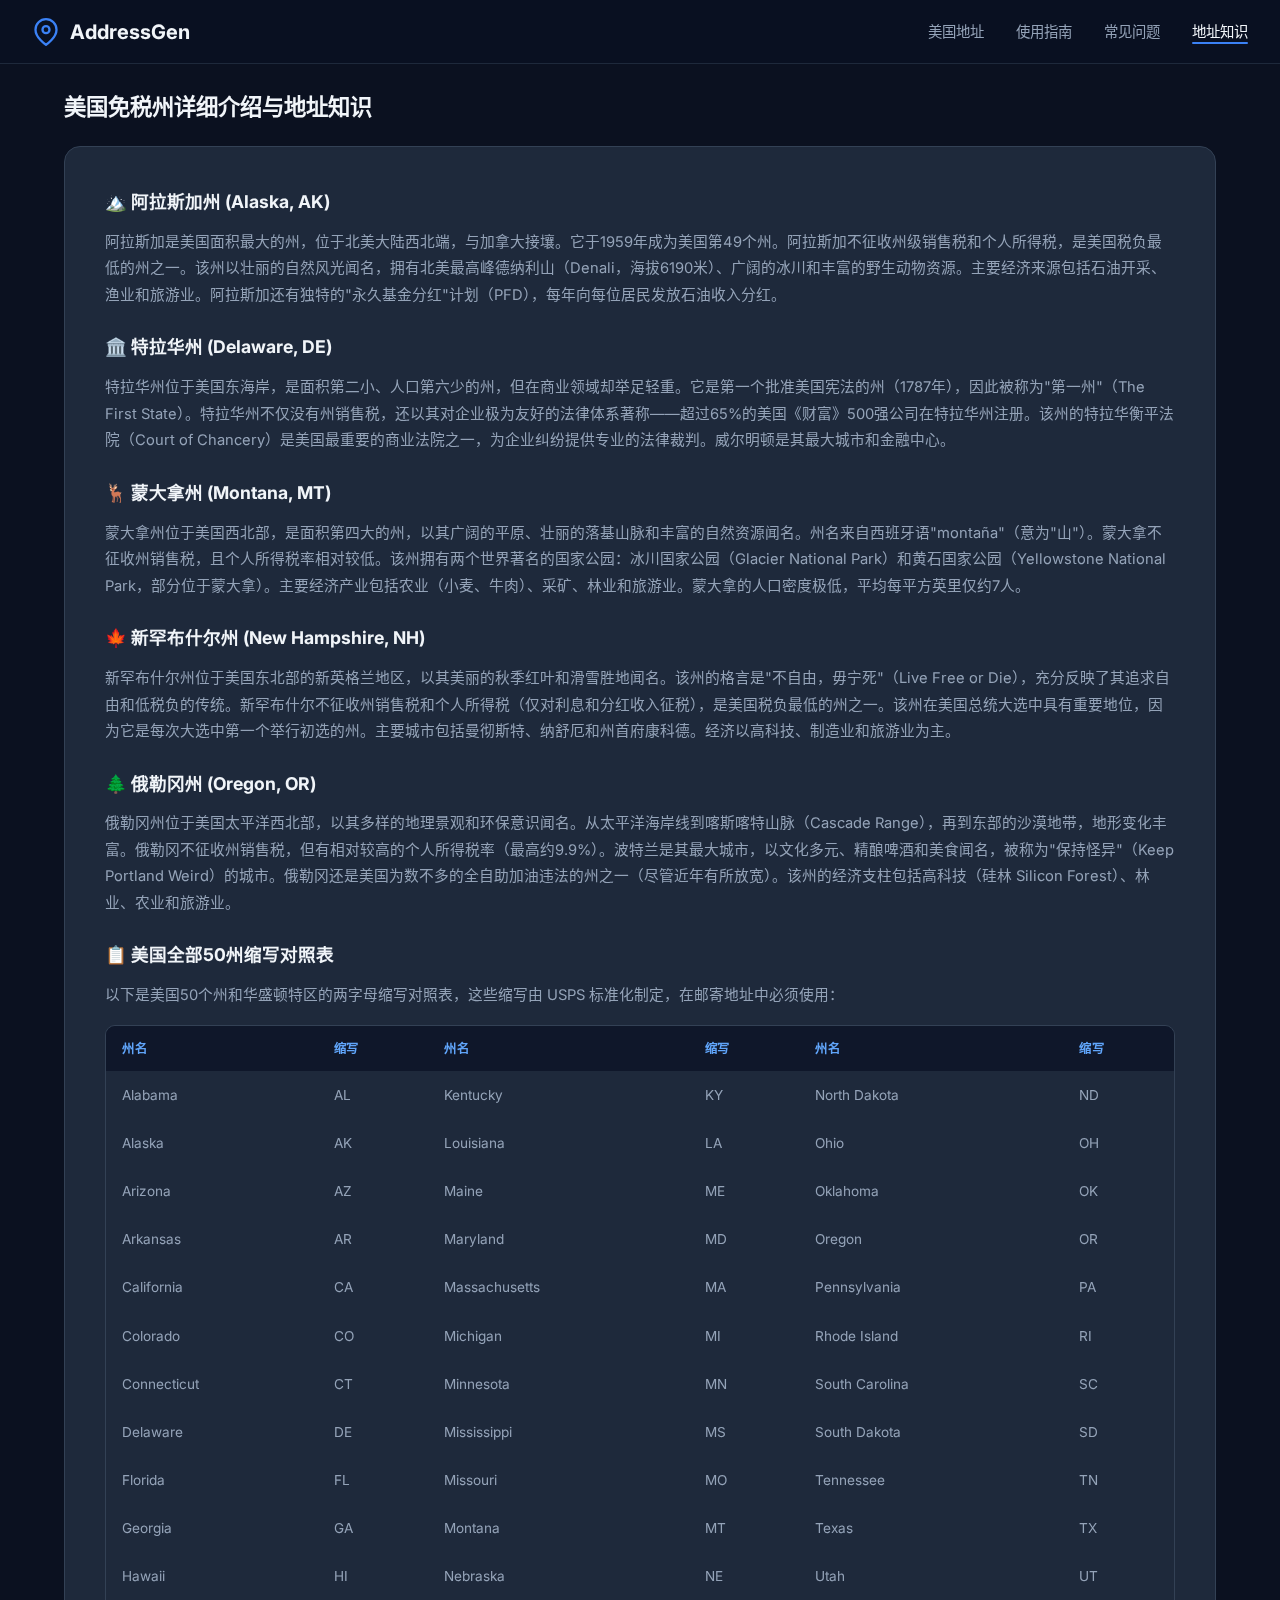
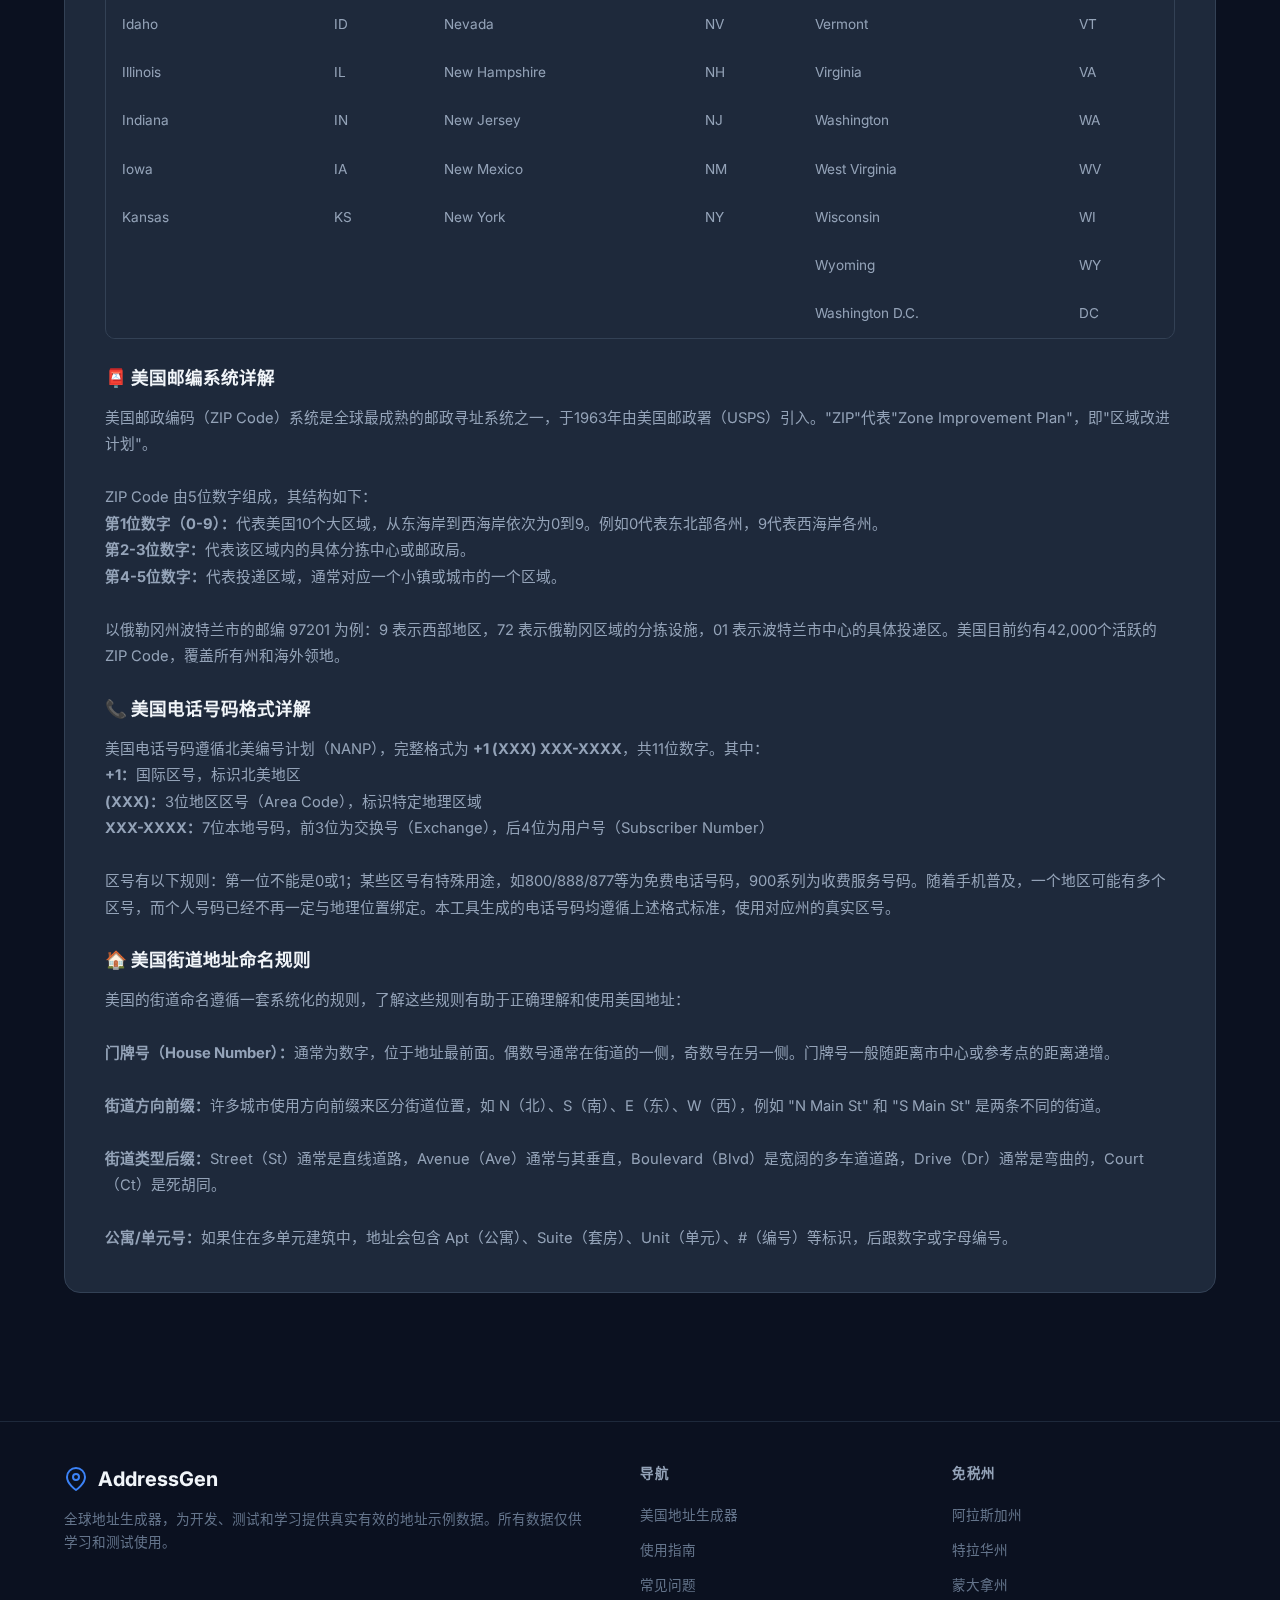
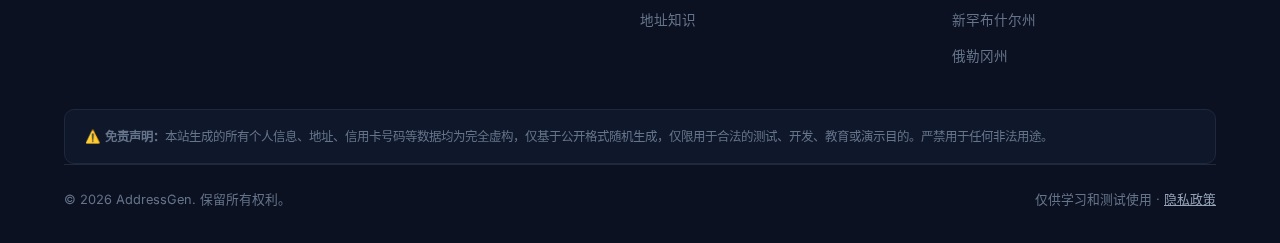
<file: knowledge.html>
<!DOCTYPE html>
<html lang="zh-CN">

<head>
    <!-- Google tag (gtag.js) -->
    <script async src="https://www.googletagmanager.com/gtag/js?id=G-SYT1VJBY0B"></script>
    <script>
        window.dataLayer = window.dataLayer || [];
        function gtag() { dataLayer.push(arguments); }
        gtag('js', new Date());
        gtag('config', 'G-SYT1VJBY0B');
    </script>
    <meta charset="UTF-8">
    <meta name="viewport" content="width=device-width, initial-scale=1.0">
    <title>美国地址知识百科 - 免税州介绍、邮编系统、地址格式详解</title>
    <meta name="description" content="深入了解美国地址系统：五大免税州详细介绍、50州缩写对照表、ZIP Code邮编系统详解、电话区号规则、街道命名规则。">
    <meta name="keywords" content="美国免税州介绍,美国50州缩写,ZIP Code详解,美国电话区号,美国地址格式,USPS地址标准">
    <meta property="og:title" content="美国地址知识百科 - 免税州介绍、邮编系统、地址格式详解">
    <meta property="og:description" content="深入了解美国地址系统：五大免税州介绍、50州缩写表、邮编系统详解">
    <meta property="og:type" content="website">
    <meta property="og:url" content="https://addressgen.site/knowledge.html">
    <link rel="canonical" href="https://addressgen.site/knowledge.html">
    <link rel="stylesheet" href="style.css">
    <script async src="https://pagead2.googlesyndication.com/pagead/js/adsbygoogle.js?client=ca-pub-3973644996789604"
        crossorigin="anonymous"></script>
    <link rel="icon"
        href="data:image/svg+xml,<svg xmlns='http://www.w3.org/2000/svg' viewBox='0 0 100 100'><text y='.9em' font-size='90'>📍</text></svg>">
</head>

<body>

    <nav class="navbar" id="navbar">
        <a href="index.html" class="nav-brand">
            <svg viewBox="0 0 24 24" fill="none" stroke="currentColor" stroke-width="2" stroke-linecap="round"
                stroke-linejoin="round">
                <path d="M21 10c0 7-9 13-9 13s-9-6-9-13a9 9 0 0 1 18 0z" />
                <circle cx="12" cy="10" r="3" />
            </svg>
            AddressGen
        </a>
        <ul class="nav-links">
            <li><a href="index.html">美国地址</a></li>
            <li><a href="guide.html">使用指南</a></li>
            <li><a href="faq.html">常见问题</a></li>
            <li><a href="knowledge.html" class="active">地址知识</a></li>
        </ul>
    </nav>

    <main class="main-container">

        <section class="info-section" id="info">
            <div class="section-header">
                <h1 class="section-title">美国免税州详细介绍与地址知识</h1>
            </div>
            <div class="info-card">
                <h3>🏔️ 阿拉斯加州 (Alaska, AK)</h3>
                <p>阿拉斯加是美国面积最大的州，位于北美大陆西北端，与加拿大接壤。它于1959年成为美国第49个州。阿拉斯加不征收州级销售税和个人所得税，是美国税负最低的州之一。该州以壮丽的自然风光闻名，拥有北美最高峰德纳利山（Denali，海拔6190米）、广阔的冰川和丰富的野生动物资源。主要经济来源包括石油开采、渔业和旅游业。阿拉斯加还有独特的"永久基金分红"计划（PFD），每年向每位居民发放石油收入分红。
                </p>

                <h3>🏛️ 特拉华州 (Delaware, DE)</h3>
                <p>特拉华州位于美国东海岸，是面积第二小、人口第六少的州，但在商业领域却举足轻重。它是第一个批准美国宪法的州（1787年），因此被称为"第一州"（The First
                    State）。特拉华州不仅没有州销售税，还以其对企业极为友好的法律体系著称——超过65%的美国《财富》500强公司在特拉华州注册。该州的特拉华衡平法院（Court of
                    Chancery）是美国最重要的商业法院之一，为企业纠纷提供专业的法律裁判。威尔明顿是其最大城市和金融中心。</p>

                <h3>🦌 蒙大拿州 (Montana, MT)</h3>
                <p>蒙大拿州位于美国西北部，是面积第四大的州，以其广阔的平原、壮丽的落基山脉和丰富的自然资源闻名。州名来自西班牙语"montaña"（意为"山"）。蒙大拿不征收州销售税，且个人所得税率相对较低。该州拥有两个世界著名的国家公园：冰川国家公园（Glacier
                    National Park）和黄石国家公园（Yellowstone National
                    Park，部分位于蒙大拿）。主要经济产业包括农业（小麦、牛肉）、采矿、林业和旅游业。蒙大拿的人口密度极低，平均每平方英里仅约7人。</p>

                <h3>🍁 新罕布什尔州 (New Hampshire, NH)</h3>
                <p>新罕布什尔州位于美国东北部的新英格兰地区，以其美丽的秋季红叶和滑雪胜地闻名。该州的格言是"不自由，毋宁死"（Live Free or
                    Die），充分反映了其追求自由和低税负的传统。新罕布什尔不征收州销售税和个人所得税（仅对利息和分红收入征税），是美国税负最低的州之一。该州在美国总统大选中具有重要地位，因为它是每次大选中第一个举行初选的州。主要城市包括曼彻斯特、纳舒厄和州首府康科德。经济以高科技、制造业和旅游业为主。
                </p>

                <h3>🌲 俄勒冈州 (Oregon, OR)</h3>
                <p>俄勒冈州位于美国太平洋西北部，以其多样的地理景观和环保意识闻名。从太平洋海岸线到喀斯喀特山脉（Cascade
                    Range），再到东部的沙漠地带，地形变化丰富。俄勒冈不征收州销售税，但有相对较高的个人所得税率（最高约9.9%）。波特兰是其最大城市，以文化多元、精酿啤酒和美食闻名，被称为"保持怪异"（Keep
                    Portland Weird）的城市。俄勒冈还是美国为数不多的全自助加油违法的州之一（尽管近年有所放宽）。该州的经济支柱包括高科技（硅林 Silicon Forest）、林业、农业和旅游业。</p>

                <h3>📋 美国全部50州缩写对照表</h3>
                <p>以下是美国50个州和华盛顿特区的两字母缩写对照表，这些缩写由 USPS 标准化制定，在邮寄地址中必须使用：</p>
                <div class="table-wrapper">
                    <table class="abbr-table">
                        <thead>
                            <tr>
                                <th>州名</th>
                                <th>缩写</th>
                                <th>州名</th>
                                <th>缩写</th>
                                <th>州名</th>
                                <th>缩写</th>
                            </tr>
                        </thead>
                        <tbody>
                            <tr>
                                <td>Alabama</td>
                                <td>AL</td>
                                <td>Kentucky</td>
                                <td>KY</td>
                                <td>North Dakota</td>
                                <td>ND</td>
                            </tr>
                            <tr>
                                <td>Alaska</td>
                                <td>AK</td>
                                <td>Louisiana</td>
                                <td>LA</td>
                                <td>Ohio</td>
                                <td>OH</td>
                            </tr>
                            <tr>
                                <td>Arizona</td>
                                <td>AZ</td>
                                <td>Maine</td>
                                <td>ME</td>
                                <td>Oklahoma</td>
                                <td>OK</td>
                            </tr>
                            <tr>
                                <td>Arkansas</td>
                                <td>AR</td>
                                <td>Maryland</td>
                                <td>MD</td>
                                <td>Oregon</td>
                                <td>OR</td>
                            </tr>
                            <tr>
                                <td>California</td>
                                <td>CA</td>
                                <td>Massachusetts</td>
                                <td>MA</td>
                                <td>Pennsylvania</td>
                                <td>PA</td>
                            </tr>
                            <tr>
                                <td>Colorado</td>
                                <td>CO</td>
                                <td>Michigan</td>
                                <td>MI</td>
                                <td>Rhode Island</td>
                                <td>RI</td>
                            </tr>
                            <tr>
                                <td>Connecticut</td>
                                <td>CT</td>
                                <td>Minnesota</td>
                                <td>MN</td>
                                <td>South Carolina</td>
                                <td>SC</td>
                            </tr>
                            <tr>
                                <td>Delaware</td>
                                <td>DE</td>
                                <td>Mississippi</td>
                                <td>MS</td>
                                <td>South Dakota</td>
                                <td>SD</td>
                            </tr>
                            <tr>
                                <td>Florida</td>
                                <td>FL</td>
                                <td>Missouri</td>
                                <td>MO</td>
                                <td>Tennessee</td>
                                <td>TN</td>
                            </tr>
                            <tr>
                                <td>Georgia</td>
                                <td>GA</td>
                                <td>Montana</td>
                                <td>MT</td>
                                <td>Texas</td>
                                <td>TX</td>
                            </tr>
                            <tr>
                                <td>Hawaii</td>
                                <td>HI</td>
                                <td>Nebraska</td>
                                <td>NE</td>
                                <td>Utah</td>
                                <td>UT</td>
                            </tr>
                            <tr>
                                <td>Idaho</td>
                                <td>ID</td>
                                <td>Nevada</td>
                                <td>NV</td>
                                <td>Vermont</td>
                                <td>VT</td>
                            </tr>
                            <tr>
                                <td>Illinois</td>
                                <td>IL</td>
                                <td>New Hampshire</td>
                                <td>NH</td>
                                <td>Virginia</td>
                                <td>VA</td>
                            </tr>
                            <tr>
                                <td>Indiana</td>
                                <td>IN</td>
                                <td>New Jersey</td>
                                <td>NJ</td>
                                <td>Washington</td>
                                <td>WA</td>
                            </tr>
                            <tr>
                                <td>Iowa</td>
                                <td>IA</td>
                                <td>New Mexico</td>
                                <td>NM</td>
                                <td>West Virginia</td>
                                <td>WV</td>
                            </tr>
                            <tr>
                                <td>Kansas</td>
                                <td>KS</td>
                                <td>New York</td>
                                <td>NY</td>
                                <td>Wisconsin</td>
                                <td>WI</td>
                            </tr>
                            <tr>
                                <td colspan="4"></td>
                                <td>Wyoming</td>
                                <td>WY</td>
                            </tr>
                            <tr>
                                <td colspan="4"></td>
                                <td>Washington D.C.</td>
                                <td>DC</td>
                            </tr>
                        </tbody>
                    </table>
                </div>

                <h3>📮 美国邮编系统详解</h3>
                <p>
                    美国邮政编码（ZIP Code）系统是全球最成熟的邮政寻址系统之一，于1963年由美国邮政署（USPS）引入。"ZIP"代表"Zone Improvement
                    Plan"，即"区域改进计划"。<br><br>
                    ZIP Code 由5位数字组成，其结构如下：<br>
                    <strong>第1位数字（0-9）：</strong>代表美国10个大区域，从东海岸到西海岸依次为0到9。例如0代表东北部各州，9代表西海岸各州。<br>
                    <strong>第2-3位数字：</strong>代表该区域内的具体分拣中心或邮政局。<br>
                    <strong>第4-5位数字：</strong>代表投递区域，通常对应一个小镇或城市的一个区域。<br><br>
                    以俄勒冈州波特兰市的邮编 97201 为例：9 表示西部地区，72 表示俄勒冈区域的分拣设施，01 表示波特兰市中心的具体投递区。美国目前约有42,000个活跃的 ZIP
                    Code，覆盖所有州和海外领地。
                </p>

                <h3>📞 美国电话号码格式详解</h3>
                <p>
                    美国电话号码遵循北美编号计划（NANP），完整格式为 <strong>+1 (XXX) XXX-XXXX</strong>，共11位数字。其中：<br>
                    <strong>+1：</strong>国际区号，标识北美地区<br>
                    <strong>(XXX)：</strong>3位地区区号（Area Code），标识特定地理区域<br>
                    <strong>XXX-XXXX：</strong>7位本地号码，前3位为交换号（Exchange），后4位为用户号（Subscriber Number）<br><br>
                    区号有以下规则：第一位不能是0或1；某些区号有特殊用途，如800/888/877等为免费电话号码，900系列为收费服务号码。随着手机普及，一个地区可能有多个区号，而个人号码已经不再一定与地理位置绑定。本工具生成的电话号码均遵循上述格式标准，使用对应州的真实区号。
                </p>

                <h3>🏠 美国街道地址命名规则</h3>
                <p>
                    美国的街道命名遵循一套系统化的规则，了解这些规则有助于正确理解和使用美国地址：<br><br>
                    <strong>门牌号（House Number）：</strong>通常为数字，位于地址最前面。偶数号通常在街道的一侧，奇数号在另一侧。门牌号一般随距离市中心或参考点的距离递增。<br><br>
                    <strong>街道方向前缀：</strong>许多城市使用方向前缀来区分街道位置，如 N（北）、S（南）、E（东）、W（西），例如 "N Main St" 和 "S Main St"
                    是两条不同的街道。<br><br>
                    <strong>街道类型后缀：</strong>Street（St）通常是直线道路，Avenue（Ave）通常与其垂直，Boulevard（Blvd）是宽阔的多车道道路，Drive（Dr）通常是弯曲的，Court（Ct）是死胡同。<br><br>
                    <strong>公寓/单元号：</strong>如果住在多单元建筑中，地址会包含 Apt（公寓）、Suite（套房）、Unit（单元）、#（编号）等标识，后跟数字或字母编号。
                </p>
            </div>
        </section>

    </main>

    <footer class="footer">
        <div class="footer-content">
            <div class="footer-grid">
                <div class="footer-brand">
                    <a href="index.html" class="nav-brand" style="margin-bottom:.5rem">
                        <svg viewBox="0 0 24 24" fill="none" stroke="currentColor" stroke-width="2"
                            stroke-linecap="round" stroke-linejoin="round"
                            style="width:24px;height:24px;color:var(--blue-500)">
                            <path d="M21 10c0 7-9 13-9 13s-9-6-9-13a9 9 0 0 1 18 0z" />
                            <circle cx="12" cy="10" r="3" />
                        </svg>
                        AddressGen
                    </a>
                    <p>全球地址生成器，为开发、测试和学习提供真实有效的地址示例数据。所有数据仅供学习和测试使用。</p>
                </div>
                <div>
                    <h4 class="footer-title">导航</h4>
                    <ul class="footer-links">
                        <li><a href="index.html">美国地址生成器</a></li>
                        <li><a href="guide.html">使用指南</a></li>
                        <li><a href="faq.html">常见问题</a></li>
                        <li><a href="knowledge.html">地址知识</a></li>
                    </ul>
                </div>
                <div>
                    <h4 class="footer-title">免税州</h4>
                    <ul class="footer-links">
                        <li><a href="index.html">阿拉斯加州</a></li>
                        <li><a href="index.html">特拉华州</a></li>
                        <li><a href="index.html">蒙大拿州</a></li>
                        <li><a href="index.html">新罕布什尔州</a></li>
                        <li><a href="index.html">俄勒冈州</a></li>
                    </ul>
                </div>
            </div>
            <div class="footer-disclaimer">
                <p>⚠️ <strong>免责声明：</strong>本站生成的所有个人信息、地址、信用卡号码等数据均为完全虚构，仅基于公开格式随机生成，仅限用于合法的测试、开发、教育或演示目的。严禁用于任何非法用途。
                </p>
            </div>
            <div class="footer-bottom">
                <p>© 2026 AddressGen. 保留所有权利。</p>
                <p>仅供学习和测试使用 · <a href="privacy.html"
                        style="color:var(--text-secondary);text-decoration:underline;">隐私政策</a></p>
            </div>
        </div>
    </footer>

</body>

</html>
</file>
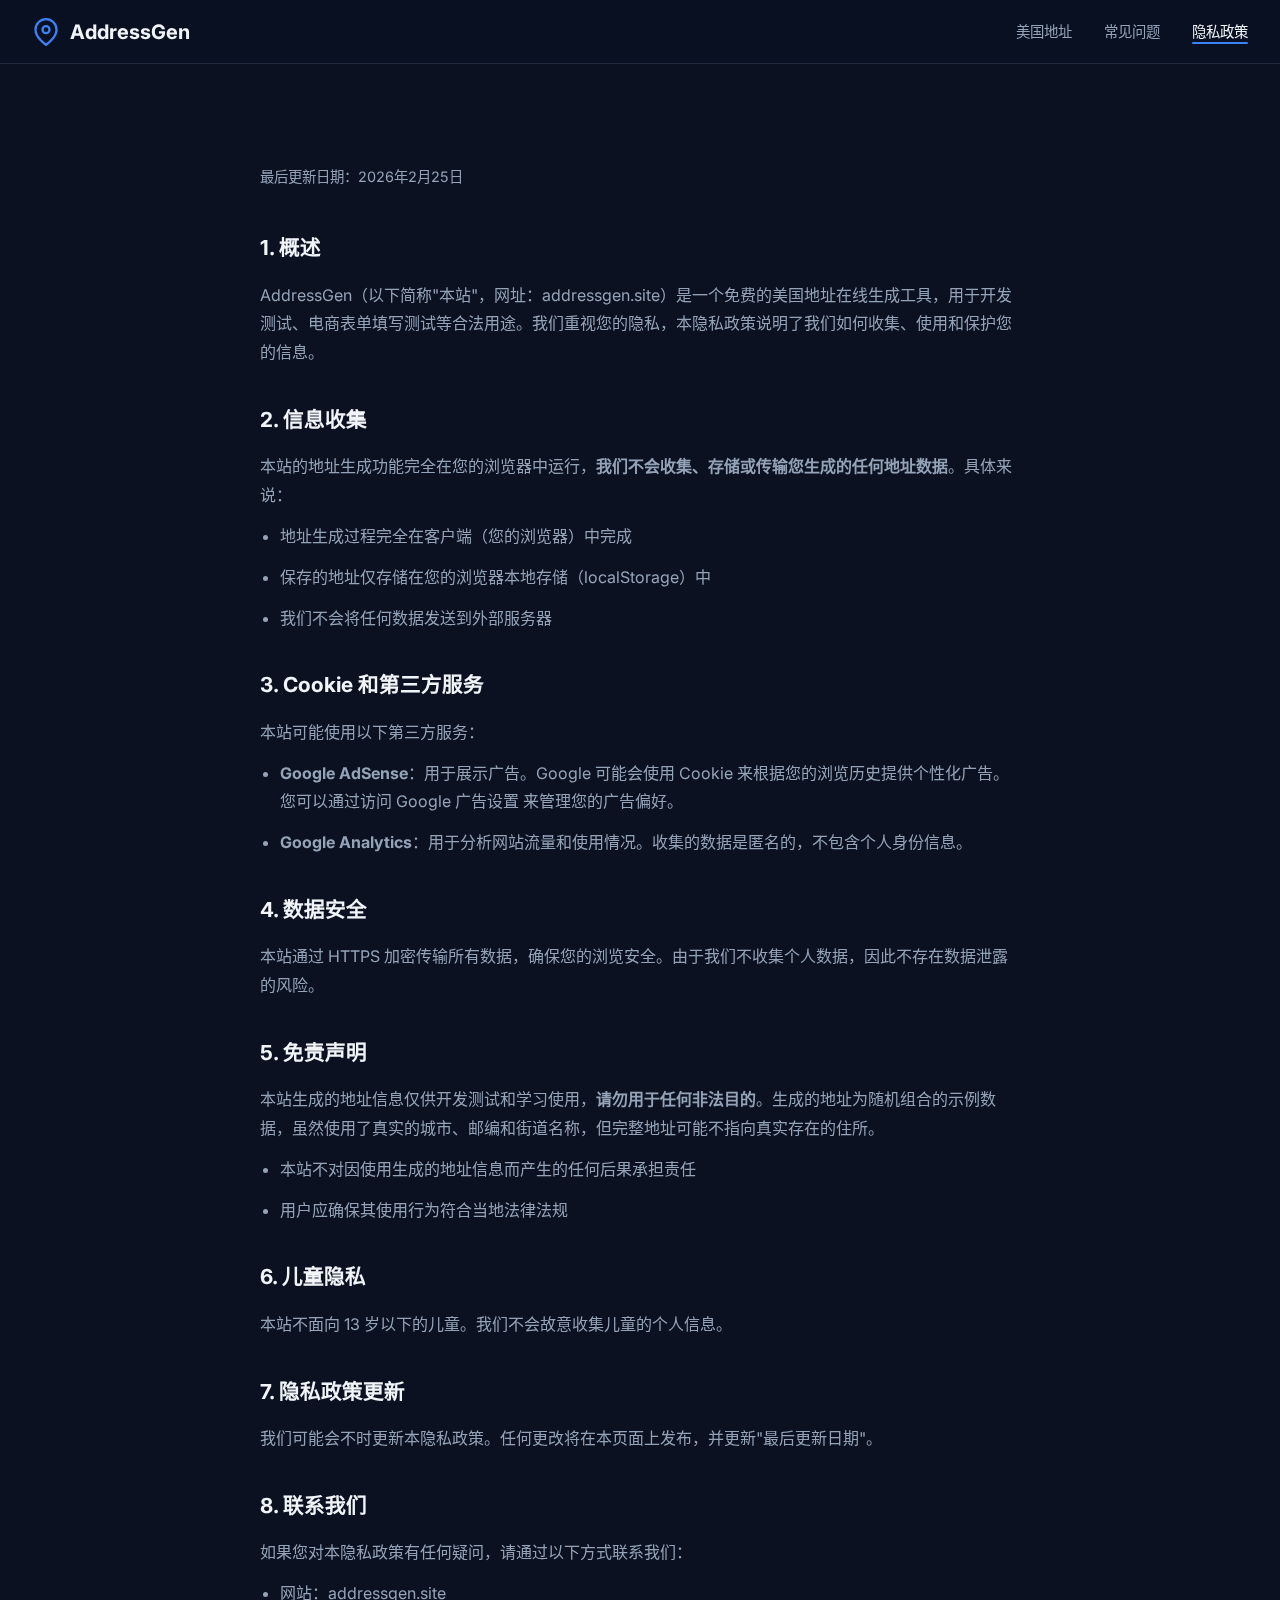
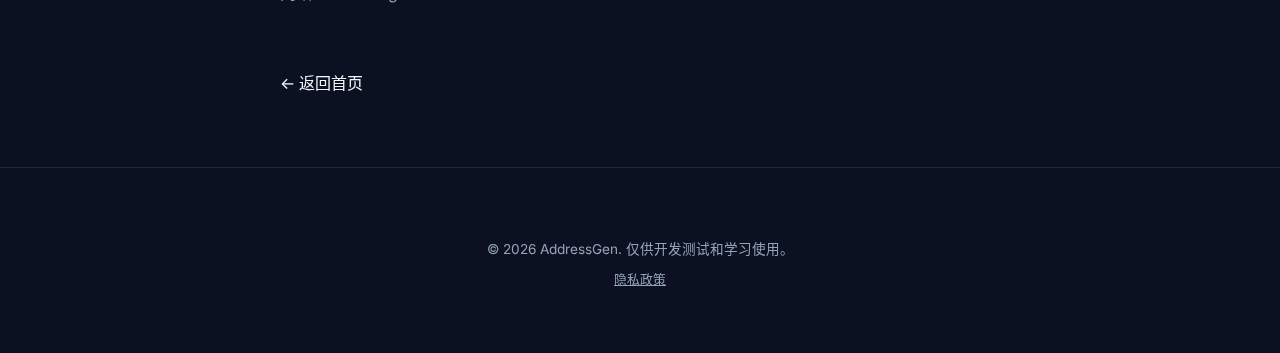
<file: privacy.html>
<!DOCTYPE html>
<html lang="zh-CN">

<head>
    <meta charset="UTF-8">
    <meta name="viewport" content="width=device-width, initial-scale=1.0">
    <title>隐私政策 - AddressGen</title>
    <meta name="description" content="AddressGen 隐私政策 - 了解我们如何保护您的隐私和数据安全">
    <link rel="stylesheet" href="style.css">
    <script async src="https://pagead2.googlesyndication.com/pagead/js/adsbygoogle.js?client=ca-pub-3973644996789604"
        crossorigin="anonymous"></script>
    <style>
        .policy-container {
            max-width: 800px;
            margin: 100px auto 60px;
            padding: 0 20px;
        }

        .policy-container h1 {
            font-size: 2rem;
            margin-bottom: 10px;
            background: linear-gradient(135deg, var(--primary), var(--accent));
            -webkit-background-clip: text;
            -webkit-text-fill-color: transparent;
        }

        .policy-container .last-updated {
            color: var(--text-secondary);
            margin-bottom: 40px;
            font-size: 0.9rem;
        }

        .policy-container h2 {
            font-size: 1.3rem;
            margin-top: 35px;
            margin-bottom: 15px;
            color: var(--text-primary);
        }

        .policy-container p,
        .policy-container li {
            color: var(--text-secondary);
            line-height: 1.8;
            margin-bottom: 12px;
        }

        .policy-container ul {
            padding-left: 20px;
        }

        .policy-container a {
            color: var(--primary);
            text-decoration: none;
        }

        .policy-container a:hover {
            text-decoration: underline;
        }

        .back-link {
            display: inline-flex;
            align-items: center;
            gap: 6px;
            margin-top: 40px;
            padding: 10px 20px;
            background: var(--surface);
            border: 1px solid var(--border);
            border-radius: 8px;
            color: var(--text-primary);
            text-decoration: none;
            transition: all 0.3s;
        }

        .back-link:hover {
            background: var(--surface-hover);
            text-decoration: none;
        }
    </style>
</head>

<body>

    <nav class="navbar" id="navbar">
        <a href="index.html" class="nav-brand">
            <svg viewBox="0 0 24 24" fill="none" stroke="currentColor" stroke-width="2" stroke-linecap="round"
                stroke-linejoin="round">
                <path d="M21 10c0 7-9 13-9 13s-9-6-9-13a9 9 0 0 1 18 0z" />
                <circle cx="12" cy="10" r="3" />
            </svg>
            AddressGen
        </a>
        <ul class="nav-links">
            <li><a href="index.html">美国地址</a></li>
            <li><a href="index.html#faq">常见问题</a></li>
            <li><a href="#" class="active">隐私政策</a></li>
        </ul>
    </nav>

    <div class="policy-container">
        <h1>隐私政策 (Privacy Policy)</h1>
        <p class="last-updated">最后更新日期：2026年2月25日</p>

        <h2>1. 概述</h2>
        <p>AddressGen（以下简称"本站"，网址：addressgen.site）是一个免费的美国地址在线生成工具，用于开发测试、电商表单填写测试等合法用途。我们重视您的隐私，本隐私政策说明了我们如何收集、使用和保护您的信息。
        </p>

        <h2>2. 信息收集</h2>
        <p>本站的地址生成功能完全在您的浏览器中运行，<strong>我们不会收集、存储或传输您生成的任何地址数据</strong>。具体来说：</p>
        <ul>
            <li>地址生成过程完全在客户端（您的浏览器）中完成</li>
            <li>保存的地址仅存储在您的浏览器本地存储（localStorage）中</li>
            <li>我们不会将任何数据发送到外部服务器</li>
        </ul>

        <h2>3. Cookie 和第三方服务</h2>
        <p>本站可能使用以下第三方服务：</p>
        <ul>
            <li><strong>Google AdSense</strong>：用于展示广告。Google 可能会使用 Cookie 来根据您的浏览历史提供个性化广告。您可以通过访问 <a
                    href="https://www.google.com/settings/ads" target="_blank">Google 广告设置</a> 来管理您的广告偏好。</li>
            <li><strong>Google Analytics</strong>：用于分析网站流量和使用情况。收集的数据是匿名的，不包含个人身份信息。</li>
        </ul>

        <h2>4. 数据安全</h2>
        <p>本站通过 HTTPS 加密传输所有数据，确保您的浏览安全。由于我们不收集个人数据，因此不存在数据泄露的风险。</p>

        <h2>5. 免责声明</h2>
        <p>本站生成的地址信息仅供开发测试和学习使用，<strong>请勿用于任何非法目的</strong>。生成的地址为随机组合的示例数据，虽然使用了真实的城市、邮编和街道名称，但完整地址可能不指向真实存在的住所。</p>
        <ul>
            <li>本站不对因使用生成的地址信息而产生的任何后果承担责任</li>
            <li>用户应确保其使用行为符合当地法律法规</li>
        </ul>

        <h2>6. 儿童隐私</h2>
        <p>本站不面向 13 岁以下的儿童。我们不会故意收集儿童的个人信息。</p>

        <h2>7. 隐私政策更新</h2>
        <p>我们可能会不时更新本隐私政策。任何更改将在本页面上发布，并更新"最后更新日期"。</p>

        <h2>8. 联系我们</h2>
        <p>如果您对本隐私政策有任何疑问，请通过以下方式联系我们：</p>
        <ul>
            <li>网站：<a href="https://addressgen.site">addressgen.site</a></li>
        </ul>

        <a href="index.html" class="back-link">← 返回首页</a>
    </div>

    <footer class="footer">
        <div style="text-align: center; padding: 30px 20px;">
            <p style="color: var(--text-secondary); font-size: 0.85rem;">© 2026 AddressGen. 仅供开发测试和学习使用。</p>
            <p style="margin-top: 8px; font-size: 0.8rem;">
                <a href="privacy.html" style="color: var(--text-secondary);">隐私政策</a>
            </p>
        </div>
    </footer>

</body>

</html>
</file>
<file: style.css>
@import url('https://fonts.googleapis.com/css2?family=Inter:wght@300;400;500;600;700;800&display=swap');

/* ===== Design Tokens ===== */
:root {
  --bg-primary: #0b1120;
  --bg-secondary: #111827;
  --bg-card: #1e293b;
  --bg-card-hover: #263348;
  --bg-input: #0f172a;
  --border-color: #334155;
  --border-light: #1e293b;

  --text-primary: #f1f5f9;
  --text-secondary: #94a3b8;
  --text-muted: #64748b;
  --text-accent: #60a5fa;

  --blue-500: #3b82f6;
  --blue-600: #2563eb;
  --blue-700: #1d4ed8;
  --green-500: #22c55e;
  --green-600: #16a34a;
  --red-500: #ef4444;
  --red-600: #dc2626;
  --purple-500: #a855f7;
  --indigo-500: #6366f1;

  --shadow-sm: 0 1px 2px rgba(0, 0, 0, .3);
  --shadow-md: 0 4px 6px -1px rgba(0, 0, 0, .4);
  --shadow-lg: 0 10px 25px -3px rgba(0, 0, 0, .5);
  --shadow-glow: 0 0 20px rgba(59, 130, 246, .15);

  --radius-sm: 6px;
  --radius-md: 10px;
  --radius-lg: 16px;
  --radius-xl: 20px;

  --transition: all .25s cubic-bezier(.4, 0, .2, 1);
}

/* ===== Reset & Base ===== */
*,
*::before,
*::after {
  box-sizing: border-box;
  margin: 0;
  padding: 0;
}

html {
  scroll-behavior: smooth;
}

body {
  font-family: 'Inter', -apple-system, BlinkMacSystemFont, sans-serif;
  background: var(--bg-primary);
  color: var(--text-primary);
  line-height: 1.7;
  min-height: 100vh;
  -webkit-font-smoothing: antialiased;
}

/* ===== Scrollbar ===== */
::-webkit-scrollbar {
  width: 8px;
}

::-webkit-scrollbar-track {
  background: var(--bg-secondary);
}

::-webkit-scrollbar-thumb {
  background: var(--border-color);
  border-radius: 4px;
}

::-webkit-scrollbar-thumb:hover {
  background: var(--text-muted);
}

/* ===== Navigation ===== */
.navbar {
  position: fixed;
  top: 0;
  left: 0;
  right: 0;
  z-index: 100;
  background: rgba(11, 17, 32, .85);
  backdrop-filter: blur(16px) saturate(180%);
  -webkit-backdrop-filter: blur(16px) saturate(180%);
  border-bottom: 1px solid var(--border-light);
  padding: 0 2rem;
  height: 64px;
  display: flex;
  align-items: center;
  justify-content: space-between;
}

.nav-brand {
  display: flex;
  align-items: center;
  gap: 10px;
  text-decoration: none;
  font-weight: 700;
  font-size: 1.25rem;
  color: var(--text-primary);
}

.nav-brand svg {
  width: 28px;
  height: 28px;
  color: var(--blue-500);
}

.nav-links {
  display: flex;
  align-items: center;
  gap: 2rem;
  list-style: none;
}

.nav-links a {
  text-decoration: none;
  color: var(--text-secondary);
  font-size: .9rem;
  font-weight: 500;
  transition: var(--transition);
  position: relative;
}

.nav-links a:hover,
.nav-links a.active {
  color: var(--text-primary);
}

.nav-links a.active::after {
  content: '';
  position: absolute;
  bottom: -4px;
  left: 0;
  right: 0;
  height: 2px;
  background: var(--blue-500);
  border-radius: 1px;
}

/* ===== Main Container ===== */
.main-container {
  max-width: 1200px;
  margin: 0 auto;
  padding: 88px 1.5rem 3rem;
}

/* ===== Hero Section ===== */
.hero {
  display: grid;
  grid-template-columns: 1fr 1fr;
  gap: 3rem;
  align-items: center;
  margin-bottom: 3rem;
  background: linear-gradient(135deg, var(--bg-secondary) 0%, var(--bg-card) 100%);
  border: 1px solid var(--border-color);
  border-radius: var(--radius-xl);
  padding: 3rem;
  position: relative;
  overflow: hidden;
}

.hero::before {
  content: '';
  position: absolute;
  top: -50%;
  right: -20%;
  width: 400px;
  height: 400px;
  background: radial-gradient(circle, rgba(59, 130, 246, .08) 0%, transparent 70%);
  pointer-events: none;
}

.hero-title {
  font-size: 2.5rem;
  font-weight: 800;
  line-height: 1.3;
  margin-bottom: 1rem;
}

.hero-title .highlight {
  background: linear-gradient(135deg, var(--blue-500), var(--purple-500));
  -webkit-background-clip: text;
  -webkit-text-fill-color: transparent;
  background-clip: text;
}

.hero-desc {
  color: var(--text-secondary);
  font-size: .95rem;
  line-height: 1.8;
  margin-bottom: 1.5rem;
}

.hero-badges {
  display: flex;
  gap: 1.5rem;
}

.badge {
  display: flex;
  align-items: center;
  gap: 6px;
  font-size: .88rem;
  color: var(--text-secondary);
}

.badge svg {
  width: 18px;
  height: 18px;
  color: var(--green-500);
}

/* ===== Config Card ===== */
.config-card {
  display: flex;
  flex-direction: column;
  gap: 1.25rem;
}

.config-label {
  font-size: .85rem;
  font-weight: 600;
  color: var(--text-secondary);
  margin-bottom: .35rem;
  text-transform: uppercase;
  letter-spacing: .5px;
}

.state-select {
  width: 100%;
  padding: .85rem 1rem;
  background: var(--bg-input);
  border: 1px solid var(--border-color);
  border-radius: var(--radius-md);
  color: var(--text-primary);
  font-family: inherit;
  font-size: .95rem;
  cursor: pointer;
  transition: var(--transition);
  appearance: none;
  background-image: url("data:image/svg+xml,%3Csvg xmlns='http://www.w3.org/2000/svg' width='20' height='20' fill='%2394a3b8' viewBox='0 0 24 24'%3E%3Cpath d='M7 10l5 5 5-5z'/%3E%3C/svg%3E");
  background-repeat: no-repeat;
  background-position: right 12px center;
}

.state-select:focus {
  outline: none;
  border-color: var(--blue-500);
  box-shadow: 0 0 0 3px rgba(59, 130, 246, .15);
}

.toggle-row {
  display: flex;
  gap: 1rem;
}

.toggle-item {
  flex: 1;
  display: flex;
  align-items: center;
  justify-content: space-between;
  padding: .75rem 1rem;
  background: var(--bg-input);
  border: 1px solid var(--border-color);
  border-radius: var(--radius-md);
  cursor: pointer;
  transition: var(--transition);
}

.toggle-item:hover {
  border-color: var(--text-muted);
}

.toggle-item span {
  font-size: .85rem;
  color: var(--text-secondary);
  font-weight: 500;
}

/* Toggle Switch */
.toggle-switch {
  position: relative;
  width: 44px;
  height: 24px;
  flex-shrink: 0;
}

.toggle-switch input {
  opacity: 0;
  width: 0;
  height: 0;
}

.toggle-slider {
  position: absolute;
  inset: 0;
  background: var(--border-color);
  border-radius: 12px;
  cursor: pointer;
  transition: var(--transition);
}

.toggle-slider::before {
  content: '';
  position: absolute;
  width: 18px;
  height: 18px;
  left: 3px;
  bottom: 3px;
  background: var(--text-primary);
  border-radius: 50%;
  transition: var(--transition);
}

.toggle-switch input:checked+.toggle-slider {
  background: var(--blue-500);
}

.toggle-switch input:checked+.toggle-slider::before {
  transform: translateX(20px);
}

/* ===== Generate Button ===== */
.btn-generate {
  width: 100%;
  padding: 1rem;
  background: linear-gradient(135deg, var(--blue-600), var(--blue-500));
  color: white;
  border: none;
  border-radius: var(--radius-md);
  font-family: inherit;
  font-size: 1rem;
  font-weight: 600;
  cursor: pointer;
  display: flex;
  align-items: center;
  justify-content: center;
  gap: 8px;
  transition: var(--transition);
  box-shadow: var(--shadow-md), 0 0 20px rgba(37, 99, 235, .2);
}

.btn-generate:hover {
  background: linear-gradient(135deg, var(--blue-500), var(--indigo-500));
  transform: translateY(-1px);
  box-shadow: var(--shadow-lg), 0 0 30px rgba(37, 99, 235, .3);
}

.btn-generate:active {
  transform: translateY(0);
}

.btn-generate svg {
  width: 20px;
  height: 20px;
  transition: transform .4s ease;
}

.btn-generate:hover svg {
  transform: rotate(180deg);
}

/* ===== Result Section ===== */
.section-header {
  display: flex;
  align-items: center;
  justify-content: space-between;
  margin-bottom: 1.25rem;
}

.section-title {
  font-size: 1.4rem;
  font-weight: 700;
}

.section-actions {
  display: flex;
  gap: .75rem;
}

.btn-action {
  display: flex;
  align-items: center;
  gap: 6px;
  padding: .55rem 1.1rem;
  border: 1px solid var(--border-color);
  border-radius: var(--radius-sm);
  background: var(--bg-card);
  color: var(--text-secondary);
  font-family: inherit;
  font-size: .82rem;
  font-weight: 500;
  cursor: pointer;
  transition: var(--transition);
}

.btn-action:hover {
  border-color: var(--text-muted);
  color: var(--text-primary);
  background: var(--bg-card-hover);
}

.btn-action.share {
  border-color: var(--blue-600);
  color: var(--blue-500);
}

.btn-action.share:hover {
  background: rgba(37, 99, 235, .1);
}

.btn-action.save {
  border-color: var(--green-600);
  color: var(--green-500);
}

.btn-action.save:hover {
  background: rgba(22, 163, 74, .1);
}

.btn-action.delete {
  border-color: var(--red-600);
  color: var(--red-500);
}

.btn-action.delete:hover {
  background: rgba(220, 38, 38, .1);
}

.btn-action.export {
  border-color: var(--blue-600);
  color: var(--blue-500);
}

.btn-action.export:hover {
  background: rgba(37, 99, 235, .1);
}

.btn-action svg {
  width: 16px;
  height: 16px;
}

/* Result Card */
.result-card {
  background: var(--bg-card);
  border: 1px solid var(--border-color);
  border-radius: var(--radius-lg);
  padding: 2rem;
  min-height: 200px;
  margin-bottom: 3rem;
  transition: var(--transition);
}

.result-empty {
  display: flex;
  flex-direction: column;
  align-items: center;
  justify-content: center;
  min-height: 200px;
  color: var(--text-muted);
  text-align: center;
}

.result-empty svg {
  width: 48px;
  height: 48px;
  margin-bottom: 16px;
  opacity: .4;
}

.result-empty p {
  font-size: .95rem;
  line-height: 1.7;
}

/* Result Grid */
.result-grid {
  display: grid;
  grid-template-columns: 1fr 1fr;
  gap: 1px;
  background: var(--border-light);
  border-radius: var(--radius-md);
  overflow: hidden;
}

.result-item {
  display: flex;
  align-items: center;
  justify-content: space-between;
  padding: .85rem 1.1rem;
  background: var(--bg-card);
  transition: var(--transition);
}

.result-item:hover {
  background: var(--bg-card-hover);
}

.result-label {
  font-size: .78rem;
  font-weight: 600;
  color: var(--text-muted);
  text-transform: uppercase;
  letter-spacing: .3px;
  min-width: 80px;
}

.result-value {
  font-size: .92rem;
  color: var(--text-primary);
  font-weight: 500;
  flex: 1;
  text-align: right;
  margin: 0 .75rem;
  word-break: break-all;
}

.btn-copy {
  background: none;
  border: none;
  color: var(--text-muted);
  cursor: pointer;
  padding: 4px;
  border-radius: 4px;
  transition: var(--transition);
  display: flex;
  align-items: center;
  flex-shrink: 0;
}

.btn-copy:hover {
  color: var(--blue-500);
  background: rgba(59, 130, 246, .1);
}

.btn-copy svg {
  width: 16px;
  height: 16px;
}

.btn-copy.copied {
  color: var(--green-500);
}

/* Result Section Divider */
.result-section-title {
  grid-column: 1 / -1;
  padding: .65rem 1.1rem;
  background: var(--bg-input);
  font-size: .78rem;
  font-weight: 700;
  color: var(--text-accent);
  text-transform: uppercase;
  letter-spacing: 1px;
  display: flex;
  align-items: center;
  gap: 8px;
}

.result-section-title svg {
  width: 16px;
  height: 16px;
}

/* ===== Saved Addresses ===== */
.saved-section {
  margin-bottom: 3rem;
}

.saved-card {
  background: var(--bg-card);
  border: 1px solid var(--border-color);
  border-radius: var(--radius-lg);
  padding: 1.5rem;
  min-height: 100px;
}

.saved-empty {
  text-align: center;
  color: var(--text-muted);
  padding: 2rem;
  font-size: .9rem;
}

.saved-list {
  display: flex;
  flex-direction: column;
  gap: .5rem;
}

.saved-item {
  display: flex;
  align-items: center;
  justify-content: space-between;
  padding: .85rem 1rem;
  background: var(--bg-input);
  border: 1px solid var(--border-light);
  border-radius: var(--radius-sm);
  transition: var(--transition);
}

.saved-item:hover {
  border-color: var(--border-color);
  background: var(--bg-secondary);
}

.saved-item-info {
  display: flex;
  flex-direction: column;
  gap: 2px;
}

.saved-item-name {
  font-size: .9rem;
  font-weight: 600;
  color: var(--text-primary);
}

.saved-item-addr {
  font-size: .8rem;
  color: var(--text-muted);
}

.saved-item-actions {
  display: flex;
  gap: .5rem;
}

.btn-sm {
  padding: .4rem .7rem;
  font-size: .75rem;
  border-radius: var(--radius-sm);
  border: 1px solid var(--border-color);
  background: var(--bg-card);
  color: var(--text-secondary);
  cursor: pointer;
  font-family: inherit;
  font-weight: 500;
  transition: var(--transition);
}

.btn-sm:hover {
  background: var(--bg-card-hover);
  color: var(--text-primary);
}

.btn-sm.delete-single {
  border-color: var(--red-600);
  color: var(--red-500);
}

.btn-sm.delete-single:hover {
  background: rgba(220, 38, 38, .1);
}

/* ===== FAQ Section ===== */
.faq-section {
  margin-bottom: 3rem;
}

.faq-card {
  background: var(--bg-card);
  border: 1px solid var(--border-color);
  border-radius: var(--radius-lg);
  padding: 2.5rem;
}

.faq-item {
  padding: 1.5rem 0;
  border-bottom: 1px solid var(--border-light);
}

.faq-item:last-child {
  border-bottom: none;
  padding-bottom: 0;
}

.faq-item:first-child {
  padding-top: 0;
}

.faq-question {
  font-size: 1.15rem;
  font-weight: 700;
  color: var(--text-primary);
  margin-bottom: .75rem;
}

.faq-answer {
  font-size: .92rem;
  color: var(--text-secondary);
  line-height: 1.8;
}

/* ===== Info Section ===== */
.info-section {
  margin-bottom: 3rem;
}

.info-card {
  background: var(--bg-card);
  border: 1px solid var(--border-color);
  border-radius: var(--radius-lg);
  padding: 2.5rem;
}

.info-card h3 {
  font-size: 1.1rem;
  font-weight: 700;
  color: var(--text-primary);
  margin: 1.5rem 0 .75rem;
}

.info-card h3:first-child {
  margin-top: 0;
}

.info-card p,
.info-card li {
  font-size: .92rem;
  color: var(--text-secondary);
  line-height: 1.8;
}

.info-card ul {
  padding-left: 1.25rem;
  margin: .5rem 0;
}

.info-card li {
  margin-bottom: .35rem;
}

/* ===== Guide Section ===== */
.guide-section {
  margin-bottom: 3rem;
}

.guide-steps {
  display: flex;
  flex-direction: column;
  gap: 1rem;
}

.guide-step {
  display: flex;
  gap: 1.25rem;
  padding: 1.5rem;
  background: var(--bg-card);
  border: 1px solid var(--border-color);
  border-radius: var(--radius-lg);
  transition: var(--transition);
}

.guide-step:hover {
  border-color: var(--blue-500);
  box-shadow: var(--shadow-glow);
}

.step-number {
  width: 48px;
  height: 48px;
  min-width: 48px;
  border-radius: 50%;
  background: linear-gradient(135deg, var(--blue-600), var(--blue-500));
  color: white;
  font-size: 1.25rem;
  font-weight: 800;
  display: flex;
  align-items: center;
  justify-content: center;
  box-shadow: 0 0 15px rgba(59, 130, 246, .3);
}

.step-content h3 {
  font-size: 1.05rem;
  font-weight: 700;
  color: var(--text-primary);
  margin-bottom: .5rem;
}

.step-content p {
  font-size: .9rem;
  color: var(--text-secondary);
  line-height: 1.8;
}

/* ===== Compare Section ===== */
.compare-section {
  margin-bottom: 3rem;
}

.table-wrapper {
  overflow-x: auto;
  margin: 1rem 0;
  border-radius: var(--radius-md);
  border: 1px solid var(--border-color);
}

.compare-table,
.abbr-table {
  width: 100%;
  border-collapse: collapse;
  font-size: .85rem;
}

.compare-table th,
.compare-table td,
.abbr-table th,
.abbr-table td {
  padding: .75rem 1rem;
  text-align: left;
  border-bottom: 1px solid var(--border-light);
  white-space: nowrap;
}

.compare-table thead th,
.abbr-table thead th {
  background: var(--bg-input);
  color: var(--text-accent);
  font-weight: 700;
  text-transform: uppercase;
  letter-spacing: .5px;
  font-size: .78rem;
  position: sticky;
  top: 0;
}

.compare-table tbody tr:hover,
.abbr-table tbody tr:hover {
  background: var(--bg-card-hover);
}

.compare-table td,
.abbr-table td {
  color: var(--text-secondary);
}

.compare-table td strong,
.abbr-table td strong {
  color: var(--text-primary);
}

/* ===== Footer ===== */
.footer {
  border-top: 1px solid var(--border-light);
  padding: 2.5rem 0 2rem;
  margin-top: 2rem;
}

.footer-content {
  max-width: 1200px;
  margin: 0 auto;
  padding: 0 1.5rem;
}

.footer-grid {
  display: grid;
  grid-template-columns: 2fr 1fr 1fr;
  gap: 3rem;
  margin-bottom: 2rem;
}

.footer-brand p {
  color: var(--text-muted);
  font-size: .85rem;
  line-height: 1.7;
  margin-top: .75rem;
}

.footer-title {
  font-size: .85rem;
  font-weight: 700;
  color: var(--text-secondary);
  text-transform: uppercase;
  letter-spacing: .5px;
  margin-bottom: 1rem;
}

.footer-links {
  list-style: none;
}

.footer-links li {
  margin-bottom: .5rem;
}

.footer-links a {
  color: var(--text-muted);
  text-decoration: none;
  font-size: .85rem;
  transition: var(--transition);
}

.footer-links a:hover {
  color: var(--text-primary);
}

.footer-bottom {
  display: flex;
  justify-content: space-between;
  align-items: center;
  padding-top: 1.5rem;
  border-top: 1px solid var(--border-light);
}

.footer-bottom p {
  color: var(--text-muted);
  font-size: .8rem;
}

.footer-disclaimer {
  background: var(--bg-input);
  border: 1px solid var(--border-light);
  border-radius: var(--radius-md);
  padding: 1rem 1.25rem;
  margin-top: 1.5rem;
}

.footer-disclaimer p {
  font-size: .78rem;
  color: var(--text-muted);
  line-height: 1.7;
}

/* ===== Toast Notification ===== */
.toast {
  position: fixed;
  bottom: 2rem;
  right: 2rem;
  padding: .75rem 1.25rem;
  background: var(--bg-card);
  border: 1px solid var(--border-color);
  border-radius: var(--radius-md);
  color: var(--text-primary);
  font-size: .88rem;
  font-weight: 500;
  box-shadow: var(--shadow-lg);
  z-index: 1000;
  opacity: 0;
  transform: translateY(20px);
  transition: all .3s ease;
  pointer-events: none;
}

.toast.show {
  opacity: 1;
  transform: translateY(0);
  pointer-events: auto;
}

.toast.success {
  border-left: 3px solid var(--green-500);
}

.toast.info {
  border-left: 3px solid var(--blue-500);
}

/* ===== Animations ===== */
@keyframes fadeInUp {
  from {
    opacity: 0;
    transform: translateY(20px);
  }

  to {
    opacity: 1;
    transform: translateY(0);
  }
}

@keyframes pulse {

  0%,
  100% {
    opacity: 1;
  }

  50% {
    opacity: .7;
  }
}

.animate-in {
  animation: fadeInUp .5s ease forwards;
}

/* ===== Responsive ===== */
@media (max-width: 900px) {
  .hero {
    grid-template-columns: 1fr;
    padding: 2rem;
    gap: 2rem;
  }

  .hero-title {
    font-size: 2rem;
    text-align: center;
  }

  .hero-desc {
    text-align: center;
  }

  .hero-badges {
    justify-content: center;
  }

  .result-grid {
    grid-template-columns: 1fr;
  }

  .footer-grid {
    grid-template-columns: 1fr;
    gap: 2rem;
  }

  .section-header {
    flex-direction: column;
    gap: 1rem;
    align-items: flex-start;
  }
}

@media (max-width: 600px) {
  .navbar {
    padding: 0 1rem;
  }

  .nav-links {
    display: none;
  }

  .main-container {
    padding: 80px 1rem 2rem;
  }

  .hero {
    padding: 1.5rem;
  }

  .hero-title {
    font-size: 1.6rem;
  }

  .toggle-row {
    flex-direction: column;
  }

  .result-card {
    padding: 1rem;
  }

  .faq-card,
  .info-card {
    padding: 1.5rem;
  }

  .footer-bottom {
    flex-direction: column;
    gap: .75rem;
    text-align: center;
  }
}
</file>
